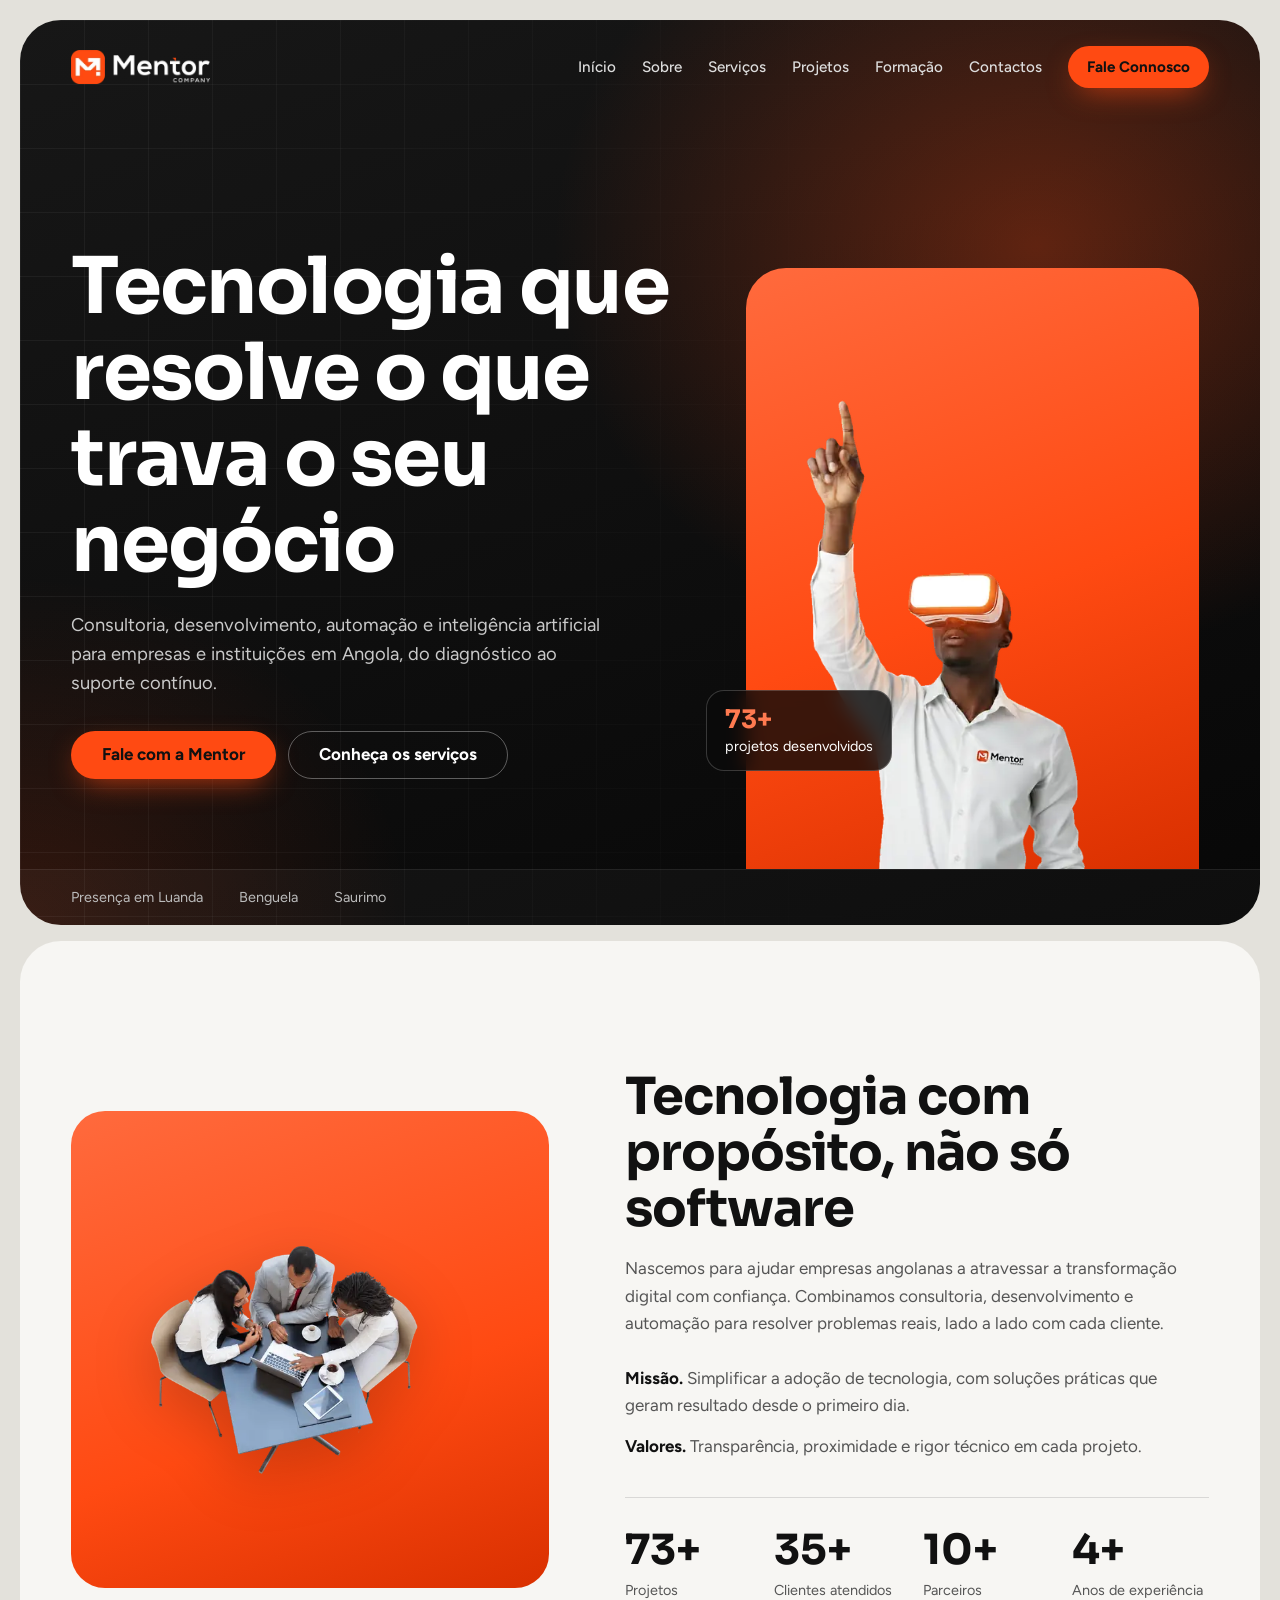
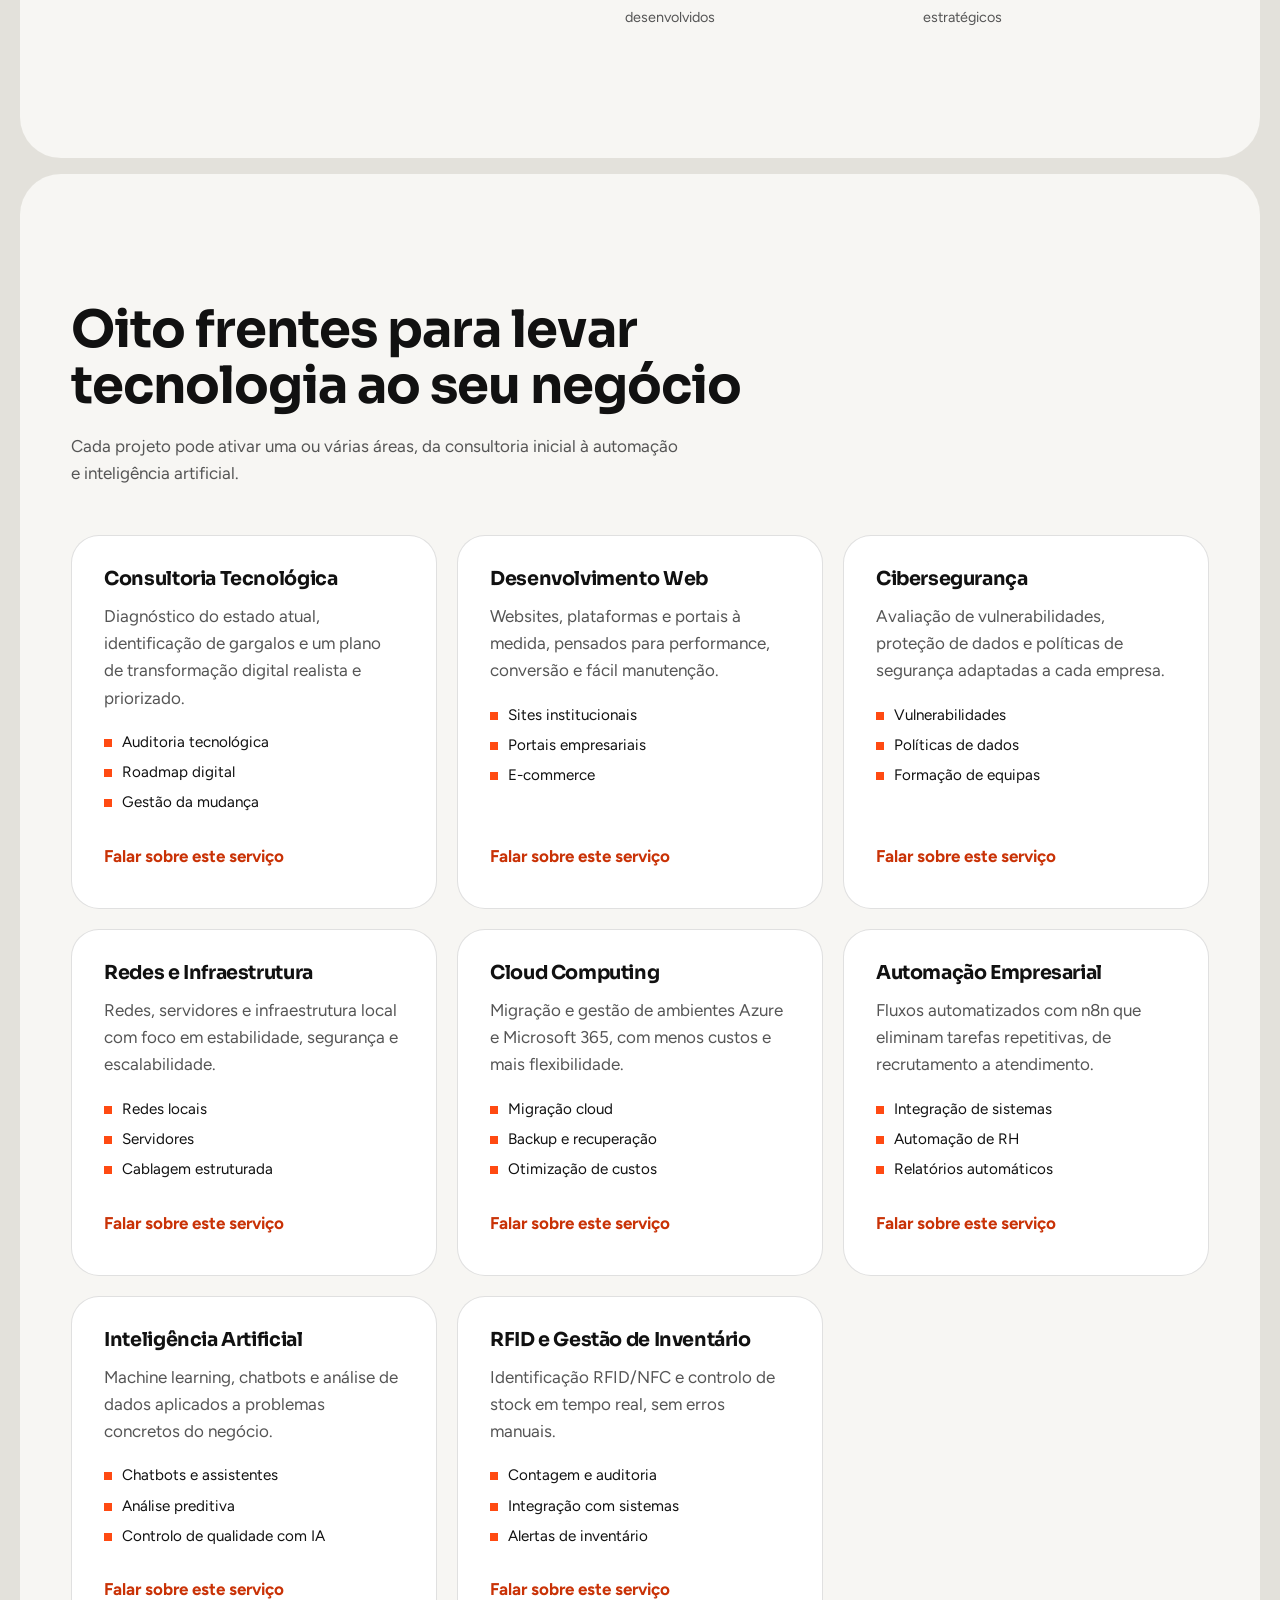
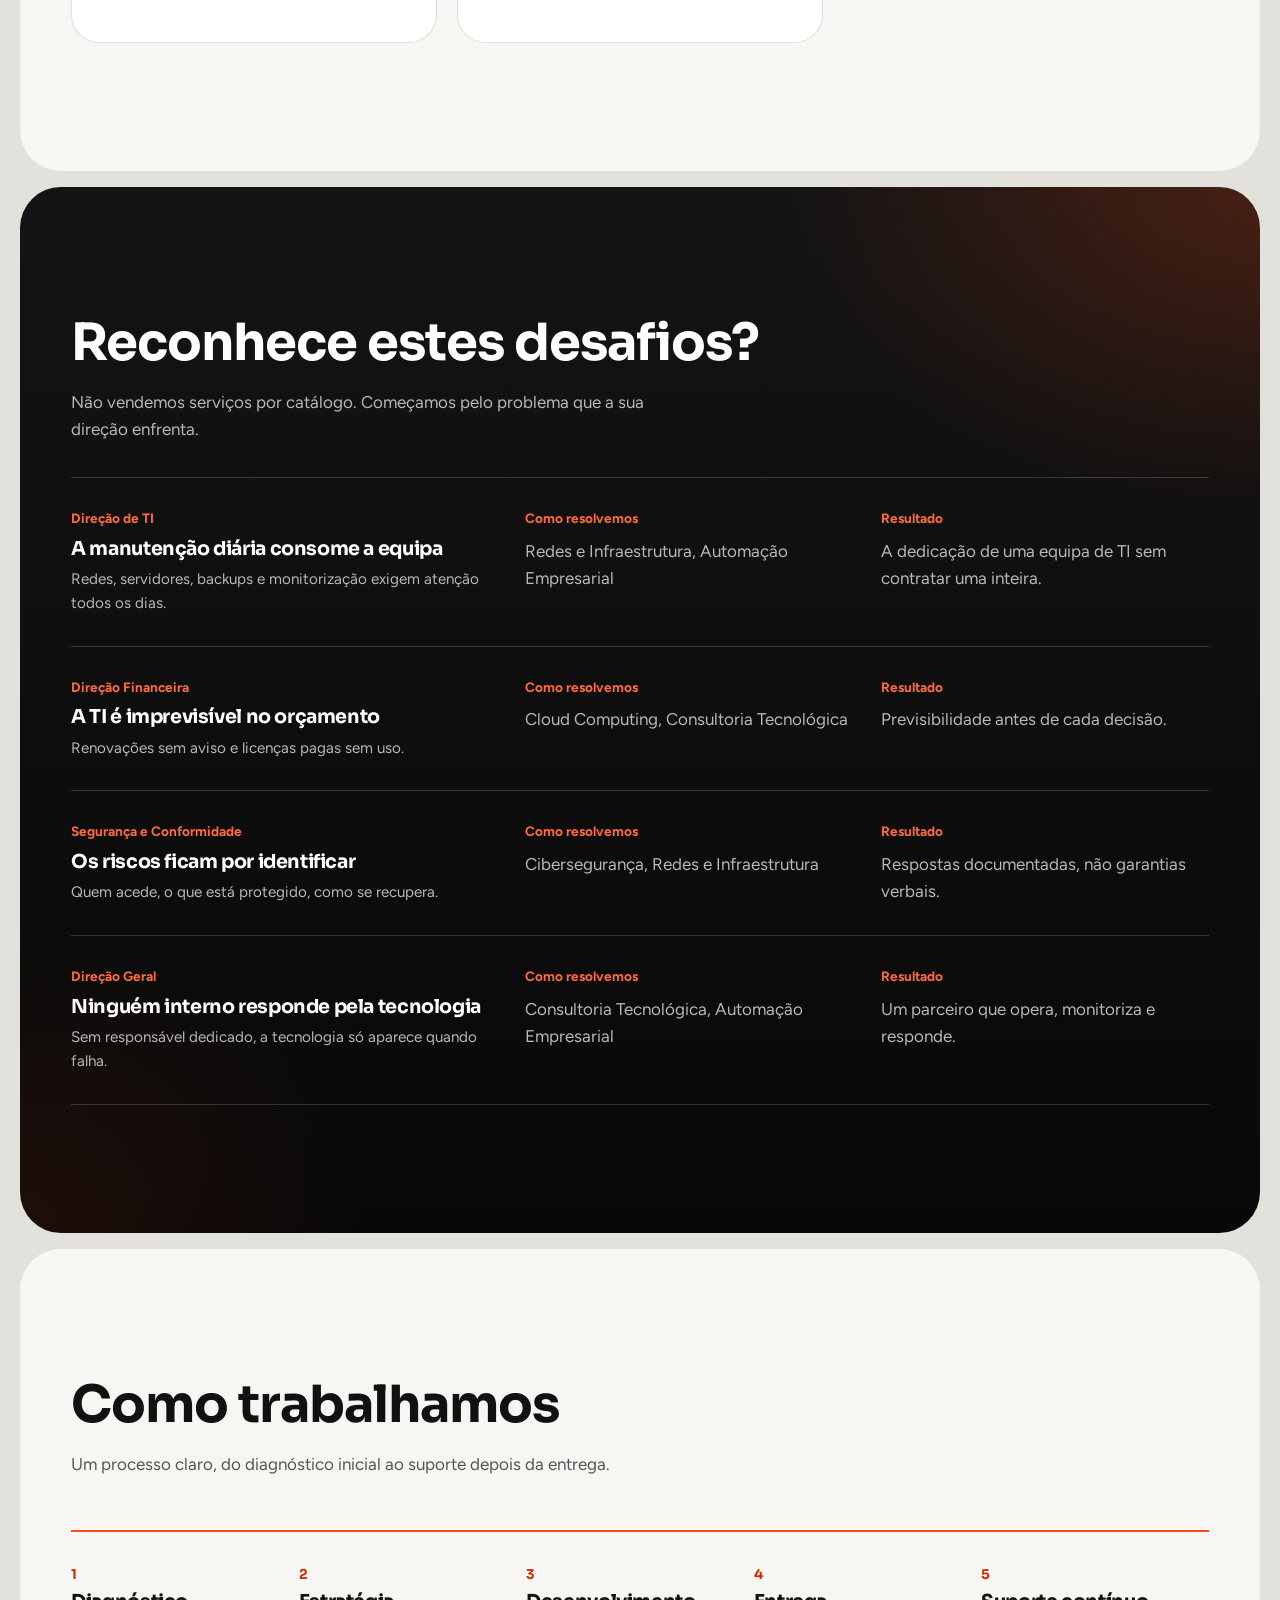
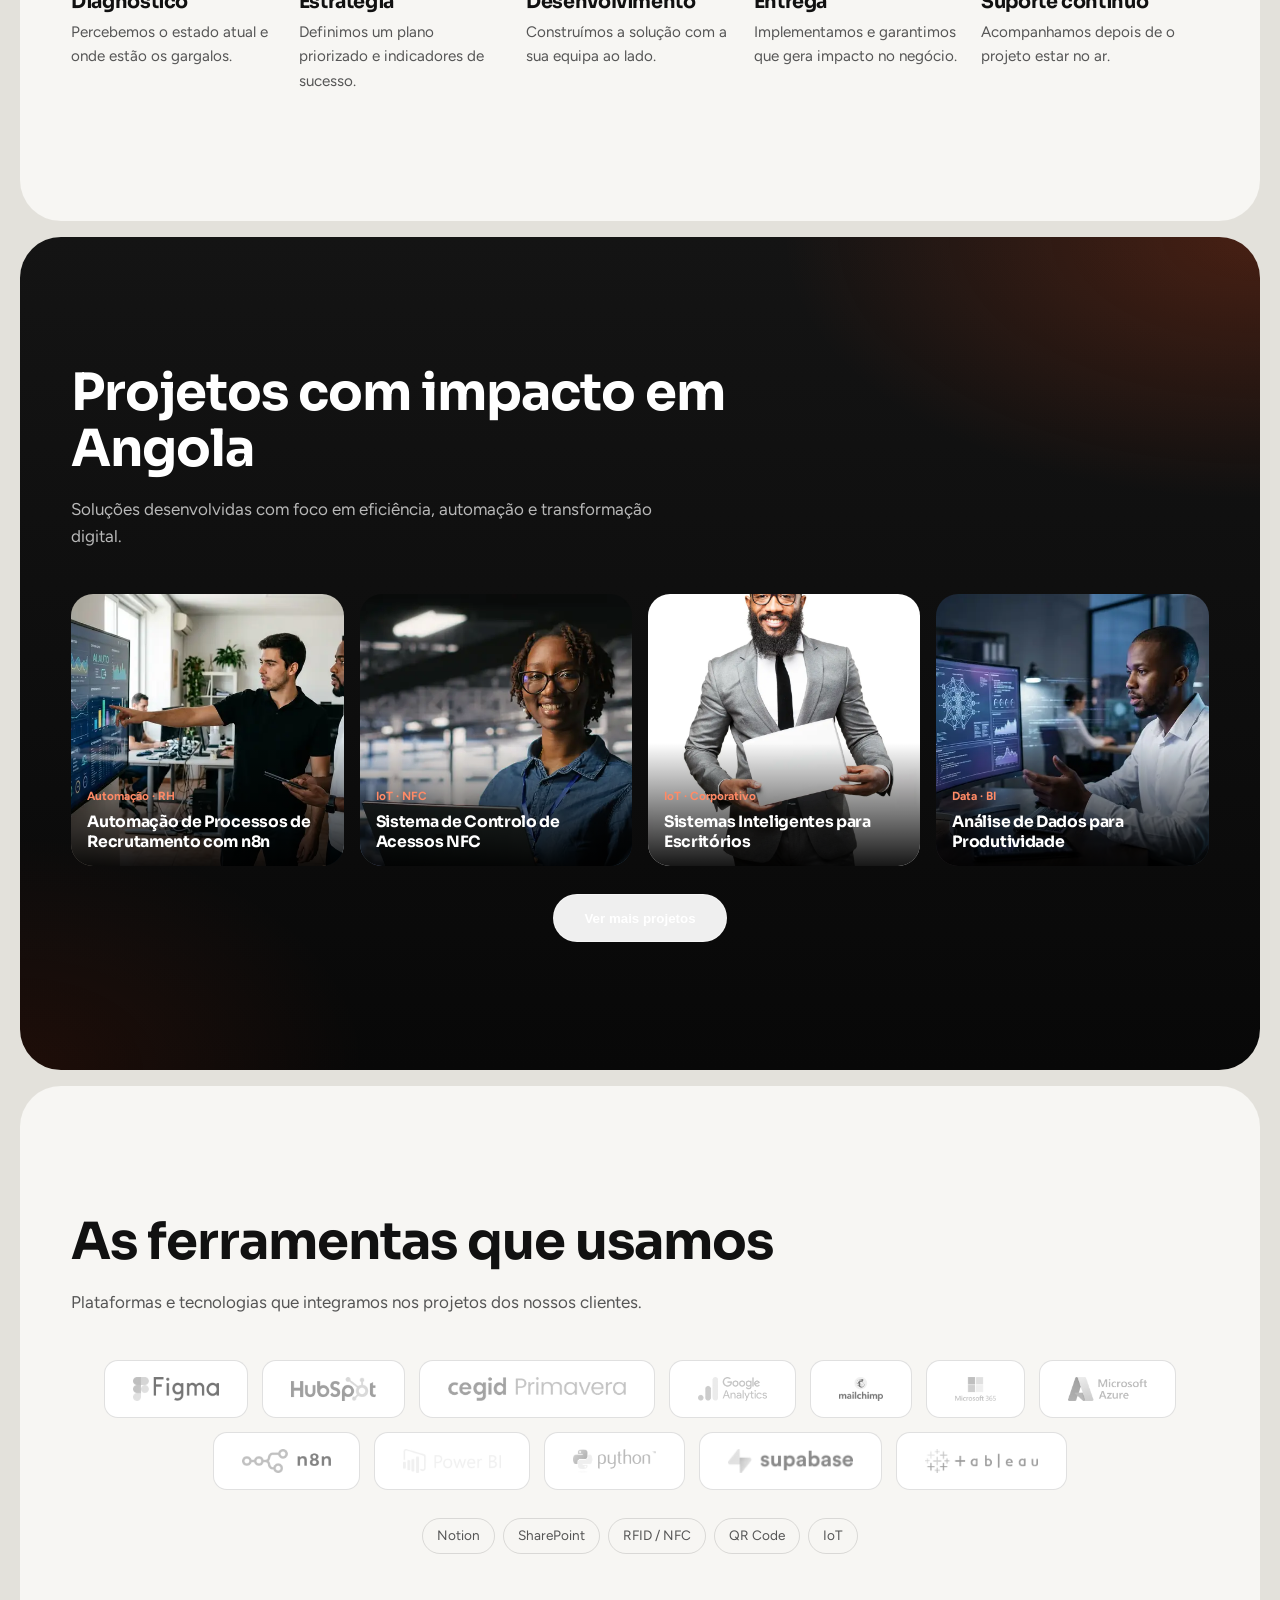
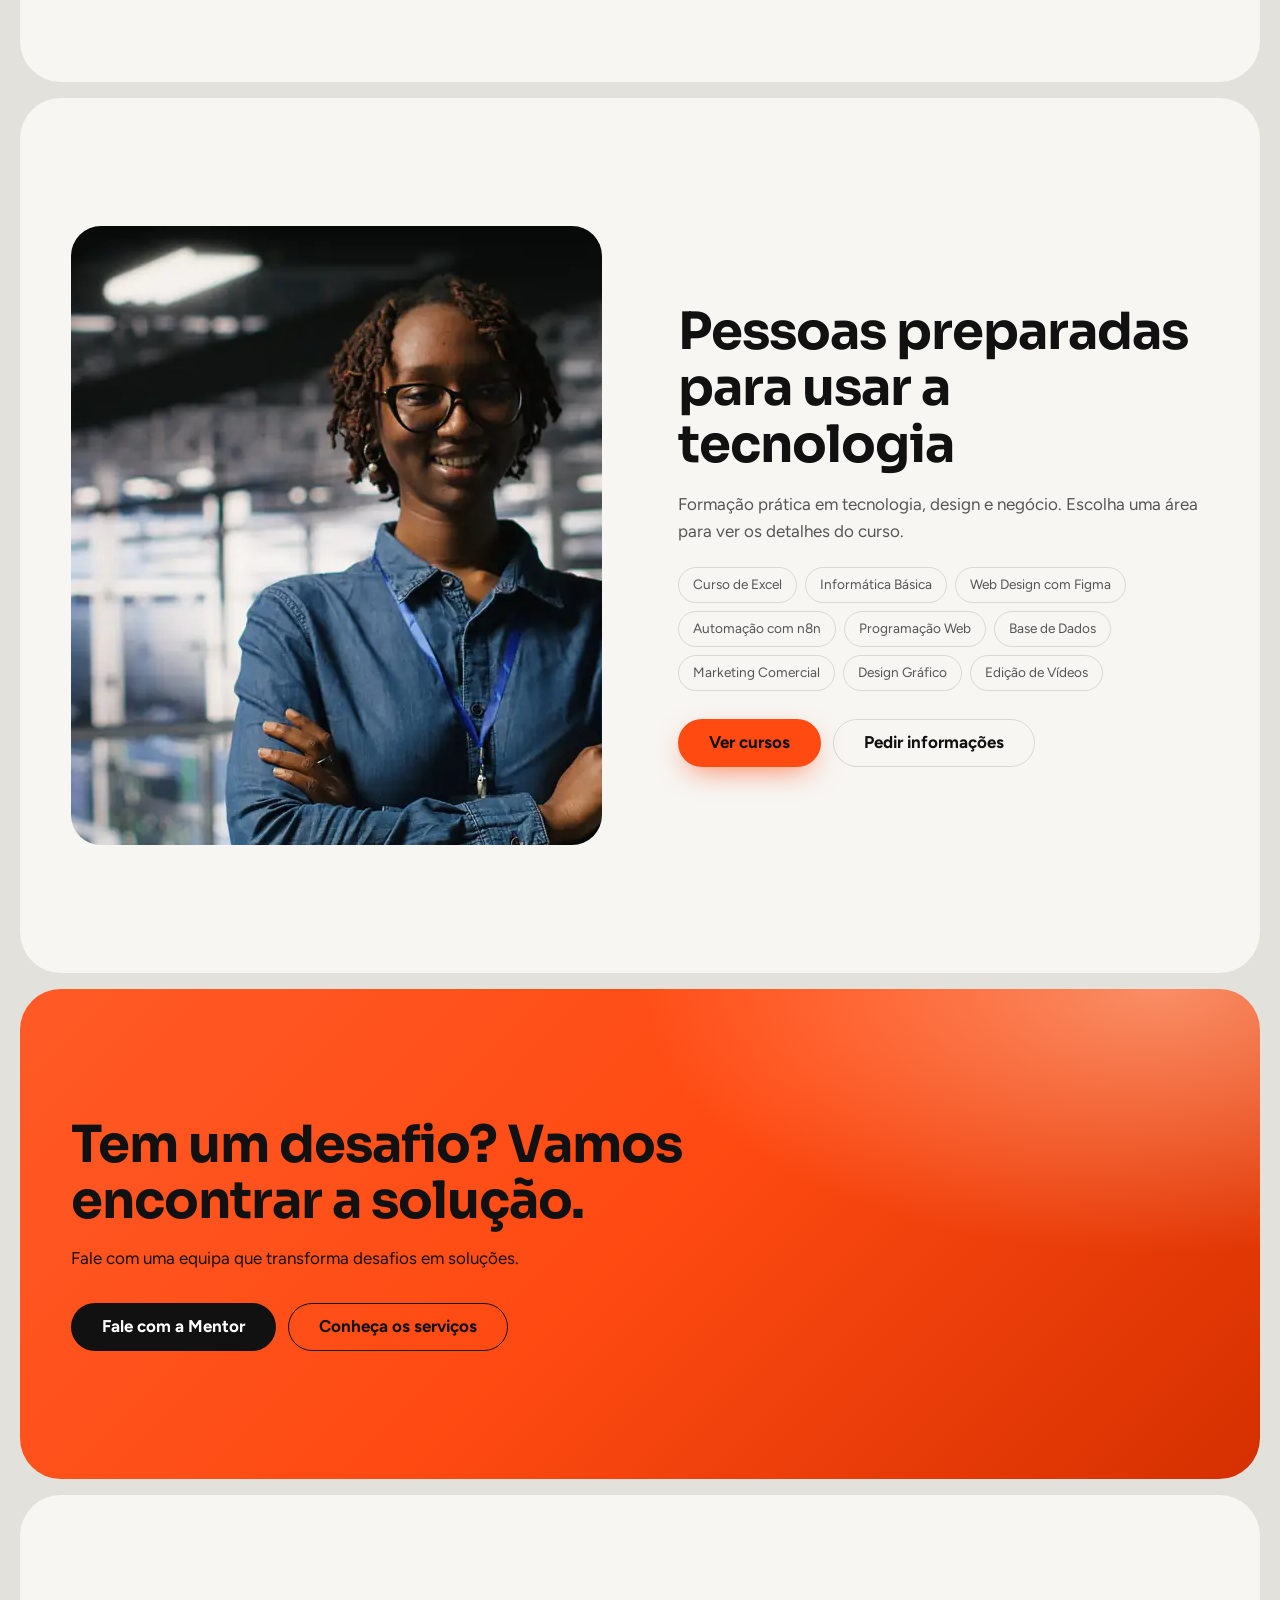
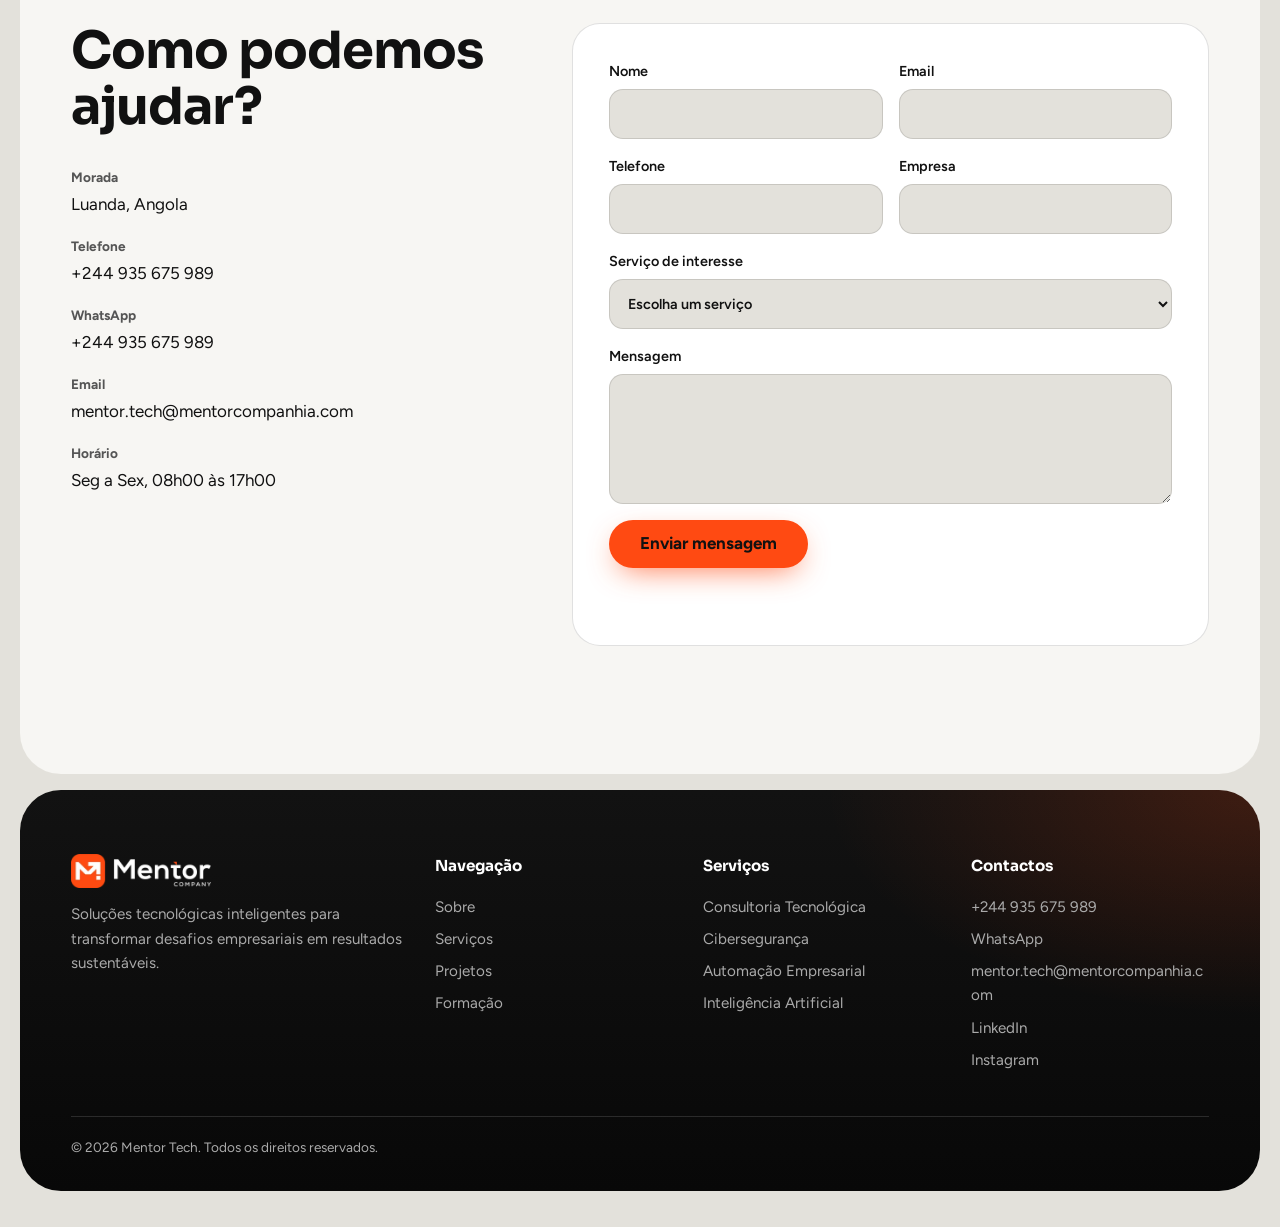
<file: index.html>
<!DOCTYPE html>
<html lang="pt-AO">
<head>
<meta charset="utf-8">
<meta name="viewport" content="width=device-width, initial-scale=1, viewport-fit=cover">
<title>Mentor Company | Consultoria tecnológica, automação e IA em Angola</title>
<meta name="description" content="A Mentor Company ajuda empresas em Angola com consultoria tecnológica, desenvolvimento web, cibersegurança, cloud, automação e inteligência artificial.">
<meta property="og:title" content="Mentor Company | Tecnologia que resolve">
<meta property="og:description" content="Consultoria, automação e IA para empresas angolanas, do diagnóstico ao suporte contínuo.">
<meta property="og:type" content="website">
<meta property="og:locale" content="pt_AO">
<link rel="icon" href="assets/favicon.ico">
<link rel="preconnect" href="https://fonts.googleapis.com">
<link rel="preconnect" href="https://fonts.gstatic.com" crossorigin>
<link rel="stylesheet" href="https://fonts.googleapis.com/css2?family=Sora:wght@600;700&family=Figtree:wght@400;500;600;700&display=swap">
<link rel="stylesheet" href="css/style.css">
<script type="application/ld+json">
{"@context":"https://schema.org","@type":"Organization","name":"Mentor Company","email":"mentor.tech@mentorcompanhia.com","telephone":"+244935675989","address":{"@type":"PostalAddress","addressLocality":"Luanda","addressCountry":"AO"},"sameAs":["https://www.linkedin.com/company/mentor-companhia/","https://www.instagram.com/mentor_companhia/"]}
</script>
</head>
<body>

<header>
  <div class="w">
    <a href="#inicio" aria-label="Mentor Company, início"><img src="assets/img/logo-mentor.webp" alt="Mentor Company" width="140" height="34"></a>
    <button id="mb" aria-label="Abrir menu" aria-expanded="false" aria-controls="nv">☰</button>
    <nav id="nv" aria-label="Principal">
      <a href="#inicio">Início</a>
      <a href="#sobre">Sobre</a>
      <a href="#servicos">Serviços</a>
      <a href="#projetos">Projetos</a>
      <a href="formacao.html">Formação</a>
      <a href="#contacto">Contactos</a>
      <a class="btn p" href="#contacto">Fale Connosco</a>
    </nav>
  </div>
</header>

<main>

  <section class="hero" id="inicio" style="padding-bottom:0">
    <div class="w">
      <div class="txt">
        <h1>Tecnologia que resolve o que trava o seu negócio</h1>
        <p class="s">Consultoria, desenvolvimento, automação e inteligência artificial para empresas e instituições em Angola, do diagnóstico ao suporte contínuo.</p>
        <div class="bt">
          <a class="btn p" href="#contacto">Fale com a Mentor</a>
          <a class="btn g" href="#servicos">Conheça os serviços</a>
        </div>
      </div>
      <div class="fig" id="heroFig">
        <img class="on" src="assets/img/hero-vr.webp" alt="Colaborador da Mentor com óculos de realidade virtual a apontar para cima" width="640" height="640">
        <img src="assets/img/hero-consultora.webp" alt="Consultora da Mentor com portátil" width="640" height="640">
        <div class="chip"><b>73+</b>projetos desenvolvidos</div>
      </div>
    </div>
    <div class="loc"><div class="w"><span>Presença em Luanda</span><span>Benguela</span><span>Saurimo</span></div></div>
  </section>

  <section class="about" id="sobre">
    <div class="w">
      <div class="pic"><img src="assets/img/sobre-equipa.webp" alt="Equipa da Mentor em reunião de trabalho" loading="lazy" width="640" height="427"></div>
      <div>
        <h2>Tecnologia com propósito, não só software</h2>
        <p class="lead">Nascemos para ajudar empresas angolanas a atravessar a transformação digital com confiança. Combinamos consultoria, desenvolvimento e automação para resolver problemas reais, lado a lado com cada cliente.</p>
        <div class="mv">
          <p><strong>Missão.</strong> Simplificar a adoção de tecnologia, com soluções práticas que geram resultado desde o primeiro dia.</p>
          <p><strong>Valores.</strong> Transparência, proximidade e rigor técnico em cada projeto.</p>
        </div>
        <div class="st">
          <div><b>73+</b><span>Projetos desenvolvidos</span></div>
          <div><b>35+</b><span>Clientes atendidos</span></div>
          <div><b>10+</b><span>Parceiros estratégicos</span></div>
          <div><b>4+</b><span>Anos de experiência</span></div>
        </div>
      </div>
    </div>
  </section>

  <section id="servicos">
    <div class="w">
      <h2>Oito frentes para levar tecnologia ao seu negócio</h2>
      <p class="lead">Cada projeto pode ativar uma ou várias áreas, da consultoria inicial à automação e inteligência artificial.</p>
      <div class="sg"><article class="sc"><h3>Consultoria Tecnológica</h3><p>Diagnóstico do estado atual, identificação de gargalos e um plano de transformação digital realista e priorizado.</p><ul><li>Auditoria tecnológica</li><li>Roadmap digital</li><li>Gestão da mudança</li></ul><a href="#contacto" data-s="Consultoria Tecnológica">Falar sobre este serviço</a></article><article class="sc"><h3>Desenvolvimento Web</h3><p>Websites, plataformas e portais à medida, pensados para performance, conversão e fácil manutenção.</p><ul><li>Sites institucionais</li><li>Portais empresariais</li><li>E-commerce</li></ul><a href="#contacto" data-s="Desenvolvimento Web">Falar sobre este serviço</a></article><article class="sc"><h3>Cibersegurança</h3><p>Avaliação de vulnerabilidades, proteção de dados e políticas de segurança adaptadas a cada empresa.</p><ul><li>Vulnerabilidades</li><li>Políticas de dados</li><li>Formação de equipas</li></ul><a href="#contacto" data-s="Cibersegurança">Falar sobre este serviço</a></article><article class="sc"><h3>Redes e Infraestrutura</h3><p>Redes, servidores e infraestrutura local com foco em estabilidade, segurança e escalabilidade.</p><ul><li>Redes locais</li><li>Servidores</li><li>Cablagem estruturada</li></ul><a href="#contacto" data-s="Redes e Infraestrutura">Falar sobre este serviço</a></article><article class="sc"><h3>Cloud Computing</h3><p>Migração e gestão de ambientes Azure e Microsoft 365, com menos custos e mais flexibilidade.</p><ul><li>Migração cloud</li><li>Backup e recuperação</li><li>Otimização de custos</li></ul><a href="#contacto" data-s="Cloud Computing">Falar sobre este serviço</a></article><article class="sc"><h3>Automação Empresarial</h3><p>Fluxos automatizados com n8n que eliminam tarefas repetitivas, de recrutamento a atendimento.</p><ul><li>Integração de sistemas</li><li>Automação de RH</li><li>Relatórios automáticos</li></ul><a href="#contacto" data-s="Automação Empresarial">Falar sobre este serviço</a></article><article class="sc"><h3>Inteligência Artificial</h3><p>Machine learning, chatbots e análise de dados aplicados a problemas concretos do negócio.</p><ul><li>Chatbots e assistentes</li><li>Análise preditiva</li><li>Controlo de qualidade com IA</li></ul><a href="#contacto" data-s="Inteligência Artificial">Falar sobre este serviço</a></article><article class="sc"><h3>RFID e Gestão de Inventário</h3><p>Identificação RFID/NFC e controlo de stock em tempo real, sem erros manuais.</p><ul><li>Contagem e auditoria</li><li>Integração com sistemas</li><li>Alertas de inventário</li></ul><a href="#contacto" data-s="RFID e Gestão de Inventário">Falar sobre este serviço</a></article></div>
    </div>
  </section>

  <section class="dk" id="problemas">
    <div class="w">
      <div class="hd">
        <h2>Reconhece estes desafios?</h2>
        <p class="lead">Não vendemos serviços por catálogo. Começamos pelo problema que a sua direção enfrenta.</p>
      </div>
      <div class="pr"><div><small>Direção de TI</small><h3>A manutenção diária consome a equipa</h3><p>Redes, servidores, backups e monitorização exigem atenção todos os dias.</p></div><div><small>Como resolvemos</small><p>Redes e Infraestrutura, Automação Empresarial</p></div><div><small>Resultado</small><p>A dedicação de uma equipa de TI sem contratar uma inteira.</p></div></div><div class="pr"><div><small>Direção Financeira</small><h3>A TI é imprevisível no orçamento</h3><p>Renovações sem aviso e licenças pagas sem uso.</p></div><div><small>Como resolvemos</small><p>Cloud Computing, Consultoria Tecnológica</p></div><div><small>Resultado</small><p>Previsibilidade antes de cada decisão.</p></div></div><div class="pr"><div><small>Segurança e Conformidade</small><h3>Os riscos ficam por identificar</h3><p>Quem acede, o que está protegido, como se recupera.</p></div><div><small>Como resolvemos</small><p>Cibersegurança, Redes e Infraestrutura</p></div><div><small>Resultado</small><p>Respostas documentadas, não garantias verbais.</p></div></div><div class="pr"><div><small>Direção Geral</small><h3>Ninguém interno responde pela tecnologia</h3><p>Sem responsável dedicado, a tecnologia só aparece quando falha.</p></div><div><small>Como resolvemos</small><p>Consultoria Tecnológica, Automação Empresarial</p></div><div><small>Resultado</small><p>Um parceiro que opera, monitoriza e responde.</p></div></div>
    </div>
  </section>

  <section id="processo">
    <div class="w">
      <h2>Como trabalhamos</h2>
      <p class="lead">Um processo claro, do diagnóstico inicial ao suporte depois da entrega.</p>
      <ol class="tl" id="tl"><li><span>1</span><h3>Diagnóstico</h3><p>Percebemos o estado atual e onde estão os gargalos.</p></li><li><span>2</span><h3>Estratégia</h3><p>Definimos um plano priorizado e indicadores de sucesso.</p></li><li><span>3</span><h3>Desenvolvimento</h3><p>Construímos a solução com a sua equipa ao lado.</p></li><li><span>4</span><h3>Entrega</h3><p>Implementamos e garantimos que gera impacto no negócio.</p></li><li><span>5</span><h3>Suporte contínuo</h3><p>Acompanhamos depois de o projeto estar no ar.</p></li></ol>
    </div>
  </section>

  <section class="dk" id="projetos">
    <div class="w">
      <h2>Projetos com impacto em Angola</h2>
      <p class="lead">Soluções desenvolvidas com foco em eficiência, automação e transformação digital.</p>
      <div class="fx"><figure><img src="assets/img/projeto-equipa.webp" alt="Automação de Processos de Recrutamento com n8n" loading="lazy" width="900" height="502"><figcaption><small>Automação · RH</small><h3>Automação de Processos de Recrutamento com n8n</h3></figcaption></figure><figure><img src="assets/img/projeto-nfc.webp" alt="Sistema de Controlo de Acessos NFC" loading="lazy" width="900" height="506"><figcaption><small>IoT · NFC</small><h3>Sistema de Controlo de Acessos NFC</h3></figcaption></figure><figure><img src="assets/img/projeto-escritorio.webp" alt="Sistemas Inteligentes para Escritórios" loading="lazy" width="900" height="1242"><figcaption><small>IoT · Corporativo</small><h3>Sistemas Inteligentes para Escritórios</h3></figcaption></figure><figure><img src="assets/img/projeto-dashboard.webp" alt="Análise de Dados para Produtividade" loading="lazy" width="900" height="502"><figcaption><small>Data · BI</small><h3>Análise de Dados para Produtividade</h3></figcaption></figure></div>
      <div class="more-wrap">
        <button class="btn g" id="moreBtn" type="button" aria-expanded="false" aria-controls="moreProjects">Ver mais projetos</button>
      </div>
      <div class="more" id="moreProjects">
        <ul class="cl" style="color:#fff"><li><h3>Projeto Técnico de CCTV</h3><span>3D · Engenharia</span><p>Videovigilância de estaleiro com planeamento de cobertura e infraestrutura.</p></li><li><h3>Equipamento Tecnológico Industrial</h3><span>3D · Engenharia</span><p>Da modelação 3D à especificação funcional para produção.</p></li><li><h3>Website para Pizzaria</h3><span>Web · Restauração</span><p>Menu, pedidos online e presença de marca.</p></li></ul>
      </div>
    </div>
  </section>

  <section id="stack">
    <div class="w">
      <h2>As ferramentas que usamos</h2>
      <p class="lead">Plataformas e tecnologias que integramos nos projetos dos nossos clientes.</p>
      <ul class="lg" aria-label="Ferramentas e tecnologias que utilizamos">
        <li><img src="assets/img/tech-figma.webp" alt="Figma" loading="lazy" width="260" height="72"></li><li><img src="assets/img/tech-hubspot.webp" alt="HubSpot" loading="lazy" width="260" height="74"></li><li><img src="assets/img/tech-cegid-primavera.webp" alt="Cegid Primavera" loading="lazy" width="260" height="35"></li><li><img src="assets/img/tech-google-analytics.webp" alt="Google Analytics" loading="lazy" width="260" height="90"></li><li><img src="assets/img/tech-mailchimp.webp" alt="Mailchimp" loading="lazy" width="260" height="143"></li><li><img src="assets/img/tech-microsoft-365.webp" alt="Microsoft 365" loading="lazy" width="260" height="150"></li><li><img src="assets/img/tech-microsoft-azure.webp" alt="Microsoft Azure" loading="lazy" width="260" height="79"></li><li><img src="assets/img/tech-n8n.webp" alt="n8n" loading="lazy" width="260" height="70"></li><li><img src="assets/img/tech-power-bi.webp" alt="Power BI" loading="lazy" width="260" height="64"></li><li><img src="assets/img/tech-python.webp" alt="Python" loading="lazy" width="260" height="75"></li><li><img src="assets/img/tech-supabase.webp" alt="Supabase" loading="lazy" width="260" height="50"></li><li><img src="assets/img/tech-tableau.webp" alt="Tableau" loading="lazy" width="260" height="55"></li>
      </ul>
      <div class="tc" aria-label="Outras tecnologias"><span>Notion</span><span>SharePoint</span><span>RFID / NFC</span><span>QR Code</span><span>IoT</span></div>
    </div>
  </section>

  <section class="ac" id="formacao">
    <div class="w">
      <img src="assets/img/formacao-equipa.webp" alt="Profissional da equipa Mentor a sorrir com os braços cruzados" loading="lazy" width="1100" height="619">
      <div>
        <h2>Pessoas preparadas para usar a tecnologia</h2>
        <p class="lead">Formação prática em tecnologia, design e negócio. Escolha uma área para ver os detalhes do curso.</p>
        <div class="tc" style="margin-top:22px;justify-content:flex-start" aria-label="Cursos disponíveis">
          <span><a href="formacao.html#excel" style="color:inherit;text-decoration:none">Curso de Excel</a></span><span><a href="formacao.html#informatica-basica" style="color:inherit;text-decoration:none">Informática Básica</a></span><span><a href="formacao.html#web-design-figma" style="color:inherit;text-decoration:none">Web Design com Figma</a></span><span><a href="formacao.html#automacao-n8n" style="color:inherit;text-decoration:none">Automação com n8n</a></span><span><a href="formacao.html#programacao-web" style="color:inherit;text-decoration:none">Programação Web</a></span><span><a href="formacao.html#base-de-dados" style="color:inherit;text-decoration:none">Base de Dados</a></span><span><a href="formacao.html#marketing-comercial" style="color:inherit;text-decoration:none">Marketing Comercial</a></span><span><a href="formacao.html#design-grafico" style="color:inherit;text-decoration:none">Design Gráfico</a></span><span><a href="formacao.html#edicao-videos" style="color:inherit;text-decoration:none">Edição de Vídeos</a></span>
        </div>
        <p style="margin-top:28px;display:flex;gap:12px;flex-wrap:wrap">
          <a class="btn p" href="formacao.html">Ver cursos</a>
          <a class="btn g" href="#contacto" style="color:var(--fg);border-color:var(--line)">Pedir informações</a>
        </p>
      </div>
    </div>
  </section>

  <section class="fin" id="desafio">
    <div class="w">
      <h2>Tem um desafio? Vamos encontrar a solução.</h2>
      <p>Fale com uma equipa que transforma desafios em soluções.</p>
      <div class="bt">
        <a class="btn" href="#contacto">Fale com a Mentor</a>
        <a class="btn" href="#servicos">Conheça os serviços</a>
      </div>
    </div>
  </section>

  <section class="ct" id="contacto">
    <div class="w">
      <div>
        <h2>Como podemos ajudar?</h2>
        <dl>
          <div><dt>Morada</dt><dd>Luanda, Angola</dd></div>
          <div><dt>Telefone</dt><dd><a href="tel:+244935675989">+244 935 675 989</a></dd></div>
          <div><dt>WhatsApp</dt><dd><a href="https://wa.me/244935675989" target="_blank" rel="noopener noreferrer">+244 935 675 989</a></dd></div>
          <div><dt>Email</dt><dd><a href="mailto:mentor.tech@mentorcompanhia.com">mentor.tech@mentorcompanhia.com</a></dd></div>
          <div><dt>Horário</dt><dd>Seg a Sex, 08h00 às 17h00</dd></div>
        </dl>
      </div>
      <form id="fm">
        <label class="hp" aria-hidden="true">Não preencher<input name="website" tabindex="-1" autocomplete="off"></label>
        <label>Nome<input name="n" required autocomplete="name"></label>
        <label>Email<input name="e" type="email" required autocomplete="email"></label>
        <label>Telefone<input name="t" type="tel" autocomplete="tel"></label>
        <label>Empresa<input name="c" autocomplete="organization"></label>
        <label class="f">Serviço de interesse
          <select name="s" id="sv">
            <option value="">Escolha um serviço</option>
            <option>Consultoria Tecnológica</option><option>Desenvolvimento Web</option><option>Cibersegurança</option><option>Redes e Infraestrutura</option><option>Cloud Computing</option><option>Automação Empresarial</option><option>Inteligência Artificial</option><option>RFID e Gestão de Inventário</option>
          </select>
        </label>
        <label class="f">Mensagem<textarea name="m" required></textarea></label>
        <button class="btn p" type="submit">Enviar mensagem</button>
        <p id="ok" role="status"></p>
      </form>
    </div>
  </section>

</main>

<footer>
  <div class="w">
    <div>
      <div>
        <img src="assets/img/logo-mentor.webp" alt="Mentor Company" width="140" height="34">
        <p>Soluções tecnológicas inteligentes para transformar desafios empresariais em resultados sustentáveis.</p>
      </div>
      <div>
        <h4>Navegação</h4>
        <a href="#sobre">Sobre</a><a href="#servicos">Serviços</a><a href="#projetos">Projetos</a><a href="formacao.html">Formação</a>
      </div>
      <div>
        <h4>Serviços</h4>
        <a href="#servicos">Consultoria Tecnológica</a><a href="#servicos">Cibersegurança</a><a href="#servicos">Automação Empresarial</a><a href="#servicos">Inteligência Artificial</a>
      </div>
      <div>
        <h4>Contactos</h4>
        <a href="tel:+244935675989">+244 935 675 989</a>
        <a href="https://wa.me/244935675989" target="_blank" rel="noopener noreferrer">WhatsApp</a>
        <a href="mailto:mentor.tech@mentorcompanhia.com">mentor.tech@mentorcompanhia.com</a>
        <a href="https://www.linkedin.com/company/mentor-companhia/" target="_blank" rel="noopener noreferrer">LinkedIn</a>
        <a href="https://www.instagram.com/mentor_companhia/" target="_blank" rel="noopener noreferrer">Instagram</a>
      </div>
    </div>
  </div>
  <p class="w cp">© 2026 Mentor Tech. Todos os direitos reservados.</p>
</footer>

<script src="js/main.js" defer></script>
<script src="js/home.js" defer></script>
</body>
</html>
</file>
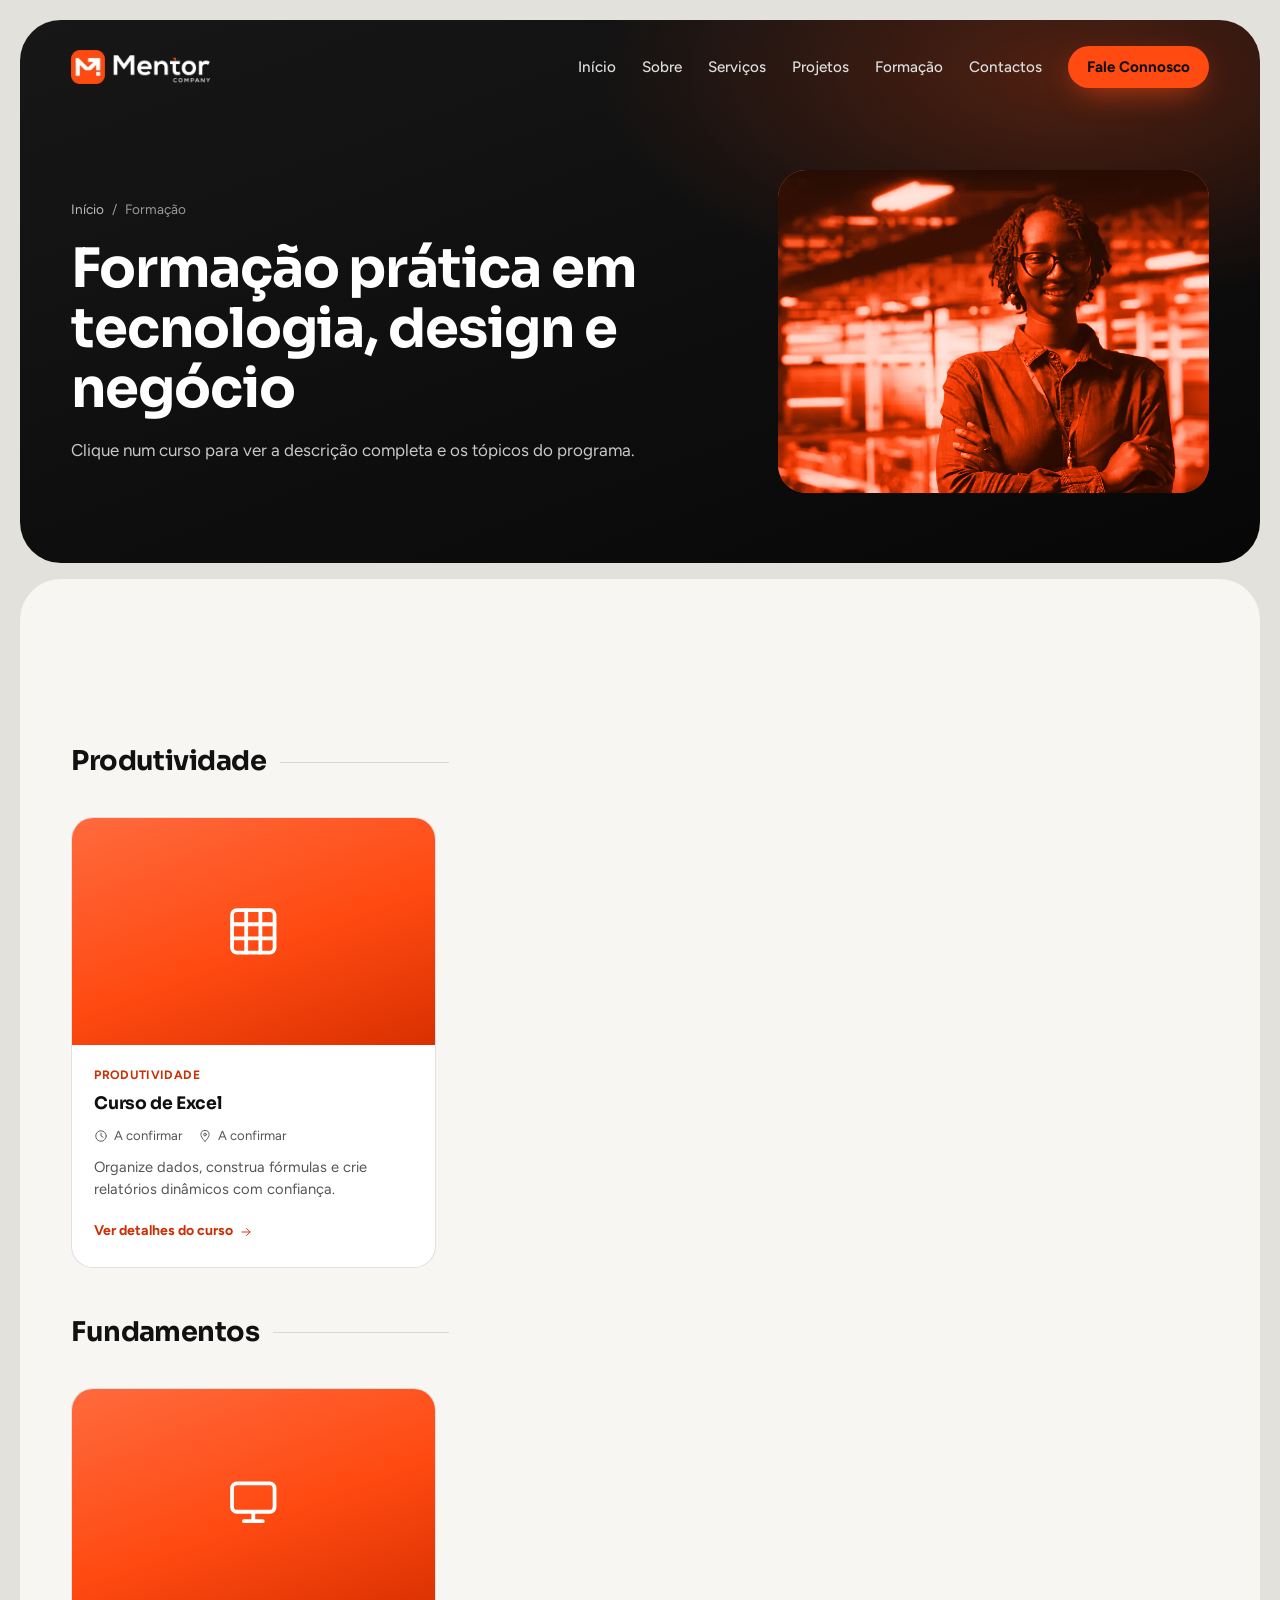
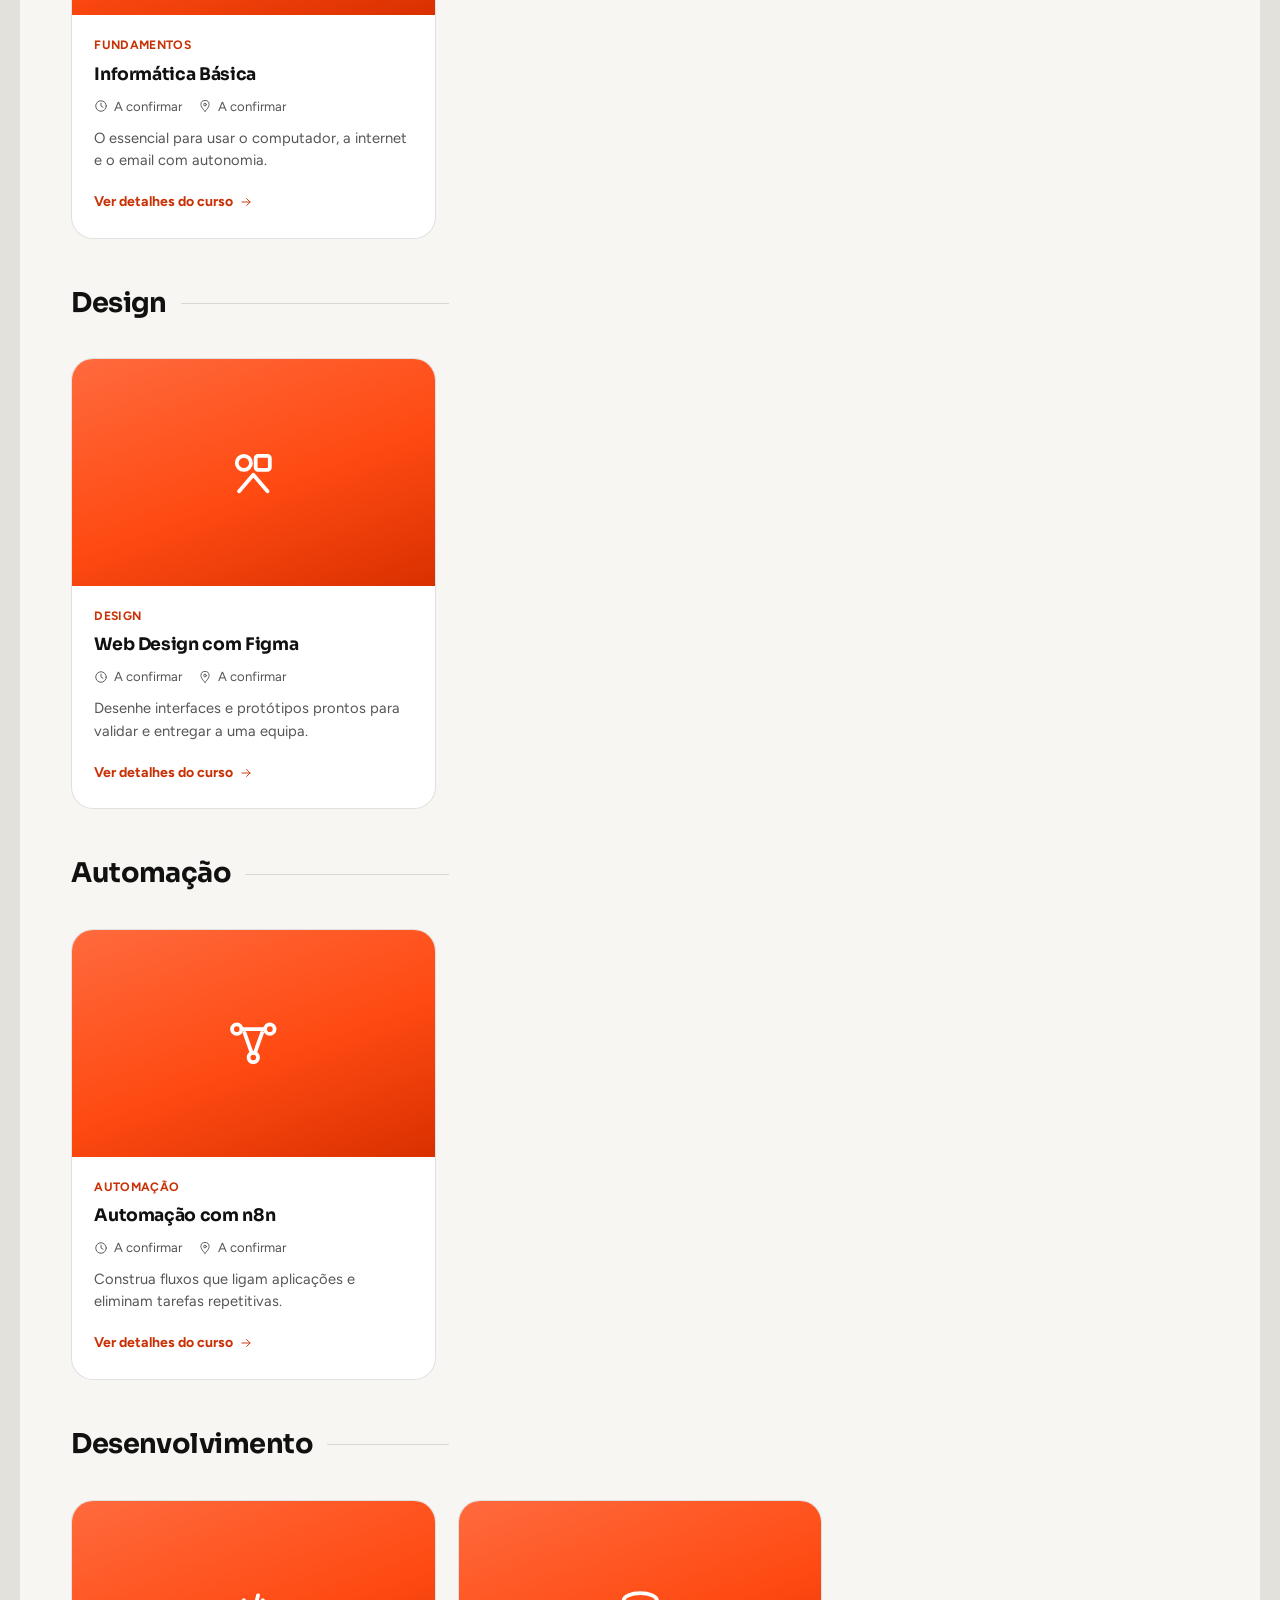
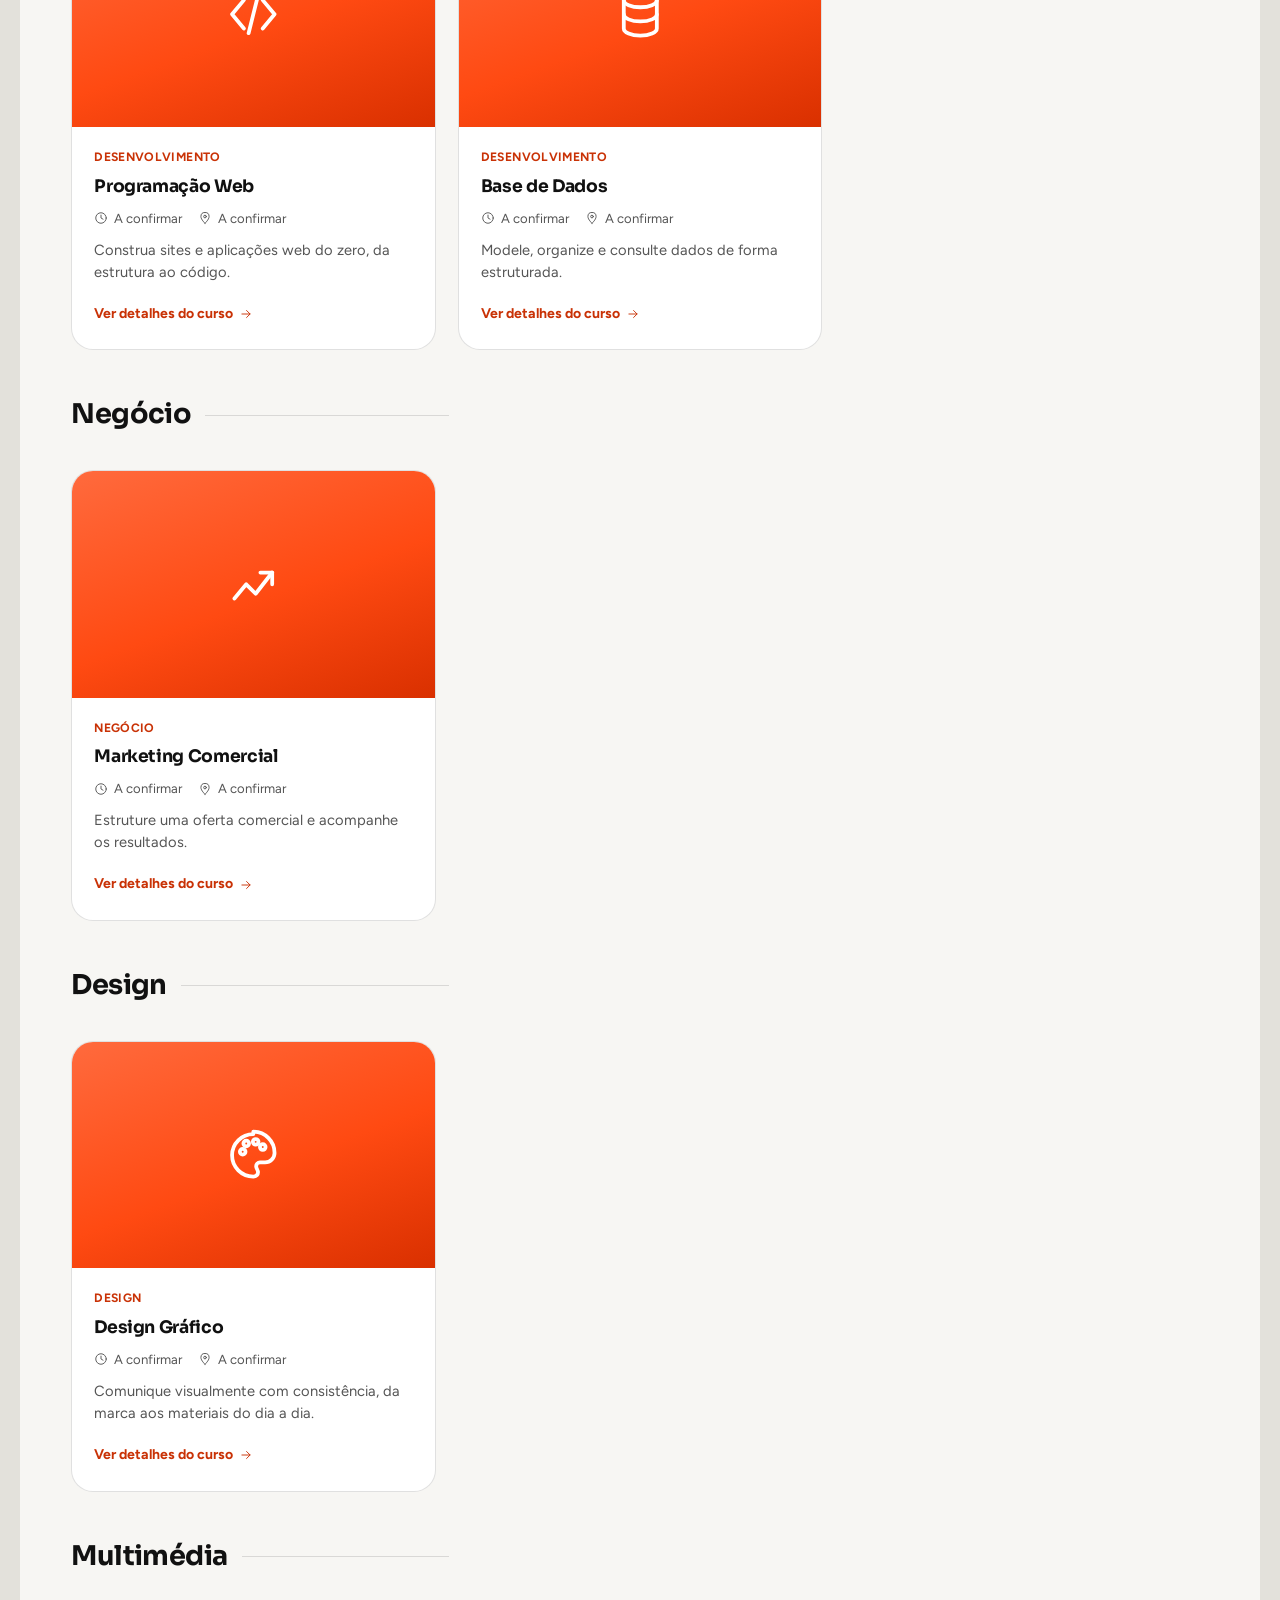
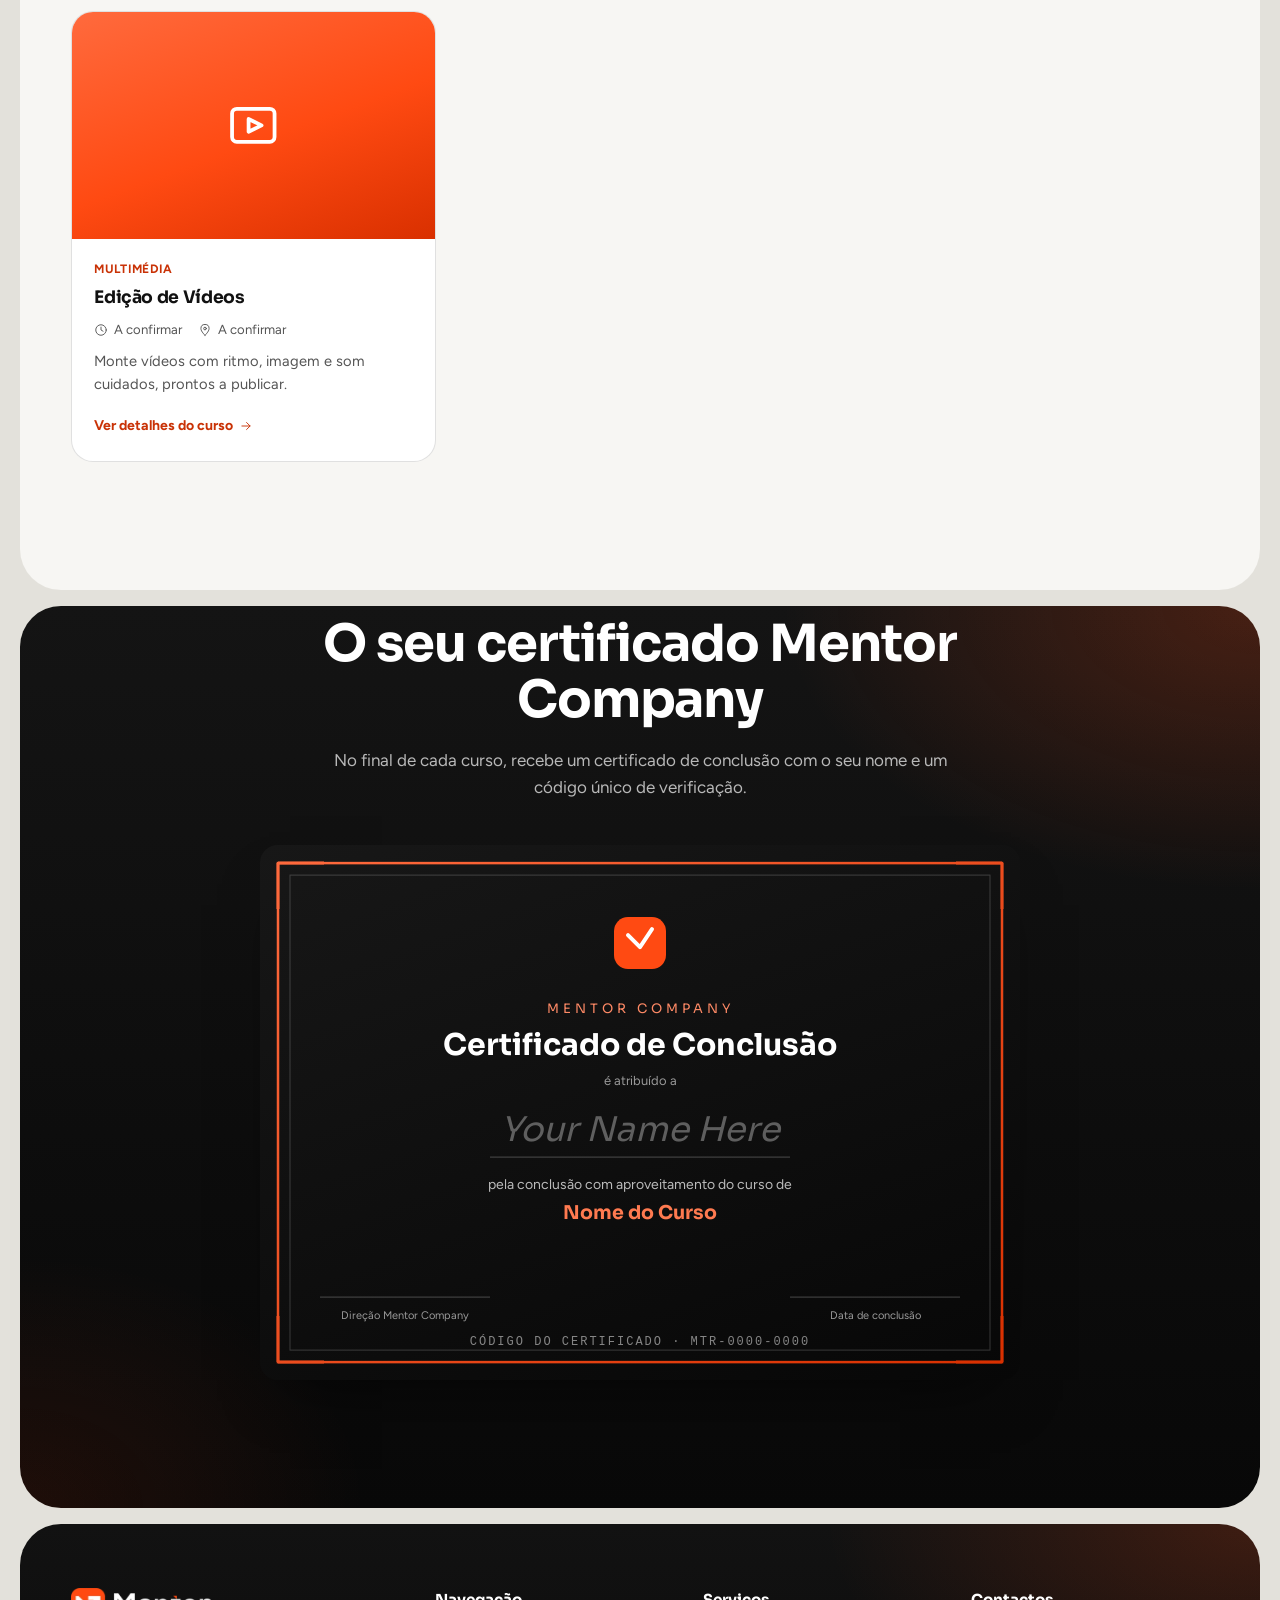
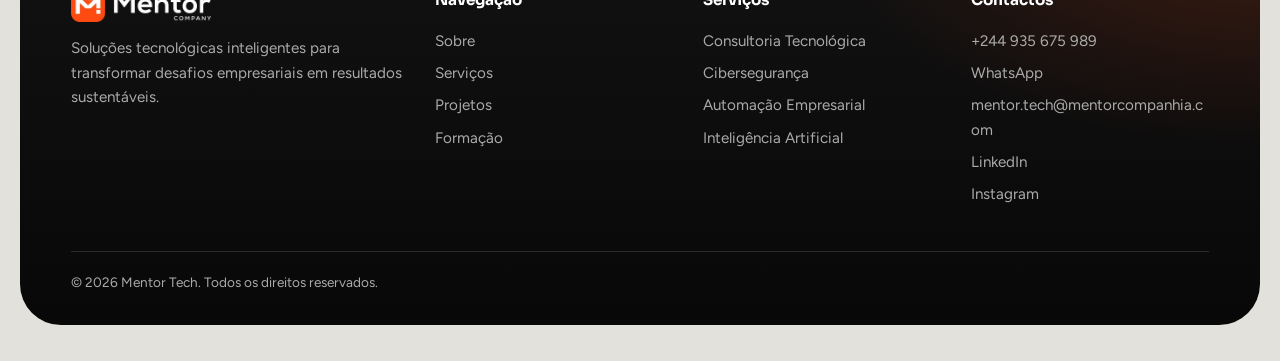
<file: formacao.html>
<!DOCTYPE html>
<html lang="pt-AO">
<head>
<meta charset="utf-8">
<meta name="viewport" content="width=device-width, initial-scale=1, viewport-fit=cover">
<title>Formação | Mentor Company</title>
<meta name="description" content="Cursos de tecnologia, design e negócio da Mentor Company: Excel, informática básica, web design, automação com n8n, programação web, base de dados, marketing, design gráfico e edição de vídeo.">
<meta property="og:title" content="Formação | Mentor Company">
<meta property="og:description" content="Cursos práticos em tecnologia, design e negócio.">
<meta property="og:type" content="website">
<meta property="og:locale" content="pt_AO">
<link rel="icon" href="assets/favicon.ico">
<link rel="preconnect" href="https://fonts.googleapis.com">
<link rel="preconnect" href="https://fonts.gstatic.com" crossorigin>
<link rel="stylesheet" href="https://fonts.googleapis.com/css2?family=Sora:wght@600;700&family=Figtree:wght@400;500;600;700&display=swap">
<link rel="stylesheet" href="css/style.css">
</head>
<body>

<header>
  <div class="w">
    <a href="index.html" aria-label="Mentor Company, início"><img src="assets/img/logo-mentor.webp" alt="Mentor Company" width="140" height="34"></a>
    <button id="mb" aria-label="Abrir menu" aria-expanded="false" aria-controls="nv">☰</button>
    <nav id="nv" aria-label="Principal">
      <a href="index.html#inicio">Início</a>
      <a href="index.html#sobre">Sobre</a>
      <a href="index.html#servicos">Serviços</a>
      <a href="index.html#projetos">Projetos</a>
      <a href="formacao.html" aria-current="page" class="cur">Formação</a>
      <a href="index.html#contacto">Contactos</a>
      <a class="btn p" href="index.html#contacto">Fale Connosco</a>
    </nav>
  </div>
</header>

<main>

  <section class="ph">
    <div class="w">
      <div>
        <div class="crumb"><a href="index.html">Início</a><span>/</span><span>Formação</span></div>
        <h1>Formação prática em tecnologia, design e negócio</h1>
        <p class="lead">Clique num curso para ver a descrição completa e os tópicos do programa.</p>
      </div>
      <div class="ph-fig"><img src="assets/img/formacao-equipa.webp" alt="Formadora da Mentor Company" width="1100" height="619"></div>
    </div>
  </section>

  <section>
    <div class="w"><div class="crs-cat">
        <h2>Produtividade</h2>
        <div class="crs-grid"><button class="crs-card" type="button" data-slug="excel" aria-haspopup="dialog">
        <span class="crs-visual"><svg viewBox="0 0 24 24" fill="none" stroke="currentColor" stroke-width="1.6" stroke-linecap="round" stroke-linejoin="round" ><rect x="3" y="3" width="18" height="18" rx="2"/><path d="M3 9h18M3 15h18M9 3v18M15 3v18"/></svg></span>
        <span class="crs-body">
          <span class="crs-tag">Produtividade</span>
          <h3>Curso de Excel</h3>
          <span class="crs-meta">
            <span><svg viewBox="0 0 24 24" fill="none" stroke="currentColor" stroke-width="1.6" stroke-linecap="round" stroke-linejoin="round"><circle cx="12" cy="12" r="9"/><path d="M12 7v5l3.5 2"/></svg>A confirmar</span>
            <span><svg viewBox="0 0 24 24" fill="none" stroke="currentColor" stroke-width="1.6" stroke-linecap="round" stroke-linejoin="round"><path d="M12 21s7-6.2 7-11.5A7 7 0 0 0 5 9.5C5 14.8 12 21 12 21z"/><circle cx="12" cy="9.5" r="2.3"/></svg>A confirmar</span>
          </span>
          <span class="crs-teaser">Organize dados, construa fórmulas e crie relatórios dinâmicos com confiança.</span>
          <span class="crs-more">Ver detalhes do curso <svg viewBox="0 0 24 24" fill="none" stroke="currentColor" stroke-width="1.6" stroke-linecap="round" stroke-linejoin="round"><path d="M5 12h14M13 6l6 6-6 6"/></svg></span>
        </span>
      </button></div>
      </div><div class="crs-cat">
        <h2>Fundamentos</h2>
        <div class="crs-grid"><button class="crs-card" type="button" data-slug="informatica-basica" aria-haspopup="dialog">
        <span class="crs-visual"><svg viewBox="0 0 24 24" fill="none" stroke="currentColor" stroke-width="1.6" stroke-linecap="round" stroke-linejoin="round" ><rect x="3" y="4" width="18" height="12" rx="2"/><path d="M8 20h8M12 16v4"/></svg></span>
        <span class="crs-body">
          <span class="crs-tag">Fundamentos</span>
          <h3>Informática Básica</h3>
          <span class="crs-meta">
            <span><svg viewBox="0 0 24 24" fill="none" stroke="currentColor" stroke-width="1.6" stroke-linecap="round" stroke-linejoin="round"><circle cx="12" cy="12" r="9"/><path d="M12 7v5l3.5 2"/></svg>A confirmar</span>
            <span><svg viewBox="0 0 24 24" fill="none" stroke="currentColor" stroke-width="1.6" stroke-linecap="round" stroke-linejoin="round"><path d="M12 21s7-6.2 7-11.5A7 7 0 0 0 5 9.5C5 14.8 12 21 12 21z"/><circle cx="12" cy="9.5" r="2.3"/></svg>A confirmar</span>
          </span>
          <span class="crs-teaser">O essencial para usar o computador, a internet e o email com autonomia.</span>
          <span class="crs-more">Ver detalhes do curso <svg viewBox="0 0 24 24" fill="none" stroke="currentColor" stroke-width="1.6" stroke-linecap="round" stroke-linejoin="round"><path d="M5 12h14M13 6l6 6-6 6"/></svg></span>
        </span>
      </button></div>
      </div><div class="crs-cat">
        <h2>Design</h2>
        <div class="crs-grid"><button class="crs-card" type="button" data-slug="web-design-figma" aria-haspopup="dialog">
        <span class="crs-visual"><svg viewBox="0 0 24 24" fill="none" stroke="currentColor" stroke-width="1.6" stroke-linecap="round" stroke-linejoin="round" ><circle cx="8" cy="8" r="3"/><rect x="13" y="5" width="6" height="6" rx="1"/><path d="M6 20l6-7 6 7"/></svg></span>
        <span class="crs-body">
          <span class="crs-tag">Design</span>
          <h3>Web Design com Figma</h3>
          <span class="crs-meta">
            <span><svg viewBox="0 0 24 24" fill="none" stroke="currentColor" stroke-width="1.6" stroke-linecap="round" stroke-linejoin="round"><circle cx="12" cy="12" r="9"/><path d="M12 7v5l3.5 2"/></svg>A confirmar</span>
            <span><svg viewBox="0 0 24 24" fill="none" stroke="currentColor" stroke-width="1.6" stroke-linecap="round" stroke-linejoin="round"><path d="M12 21s7-6.2 7-11.5A7 7 0 0 0 5 9.5C5 14.8 12 21 12 21z"/><circle cx="12" cy="9.5" r="2.3"/></svg>A confirmar</span>
          </span>
          <span class="crs-teaser">Desenhe interfaces e protótipos prontos para validar e entregar a uma equipa.</span>
          <span class="crs-more">Ver detalhes do curso <svg viewBox="0 0 24 24" fill="none" stroke="currentColor" stroke-width="1.6" stroke-linecap="round" stroke-linejoin="round"><path d="M5 12h14M13 6l6 6-6 6"/></svg></span>
        </span>
      </button></div>
      </div><div class="crs-cat">
        <h2>Automação</h2>
        <div class="crs-grid"><button class="crs-card" type="button" data-slug="automacao-n8n" aria-haspopup="dialog">
        <span class="crs-visual"><svg viewBox="0 0 24 24" fill="none" stroke="currentColor" stroke-width="1.6" stroke-linecap="round" stroke-linejoin="round" ><circle cx="5" cy="6" r="2"/><circle cx="19" cy="6" r="2"/><circle cx="12" cy="18" r="2"/><path d="M7 6h10M8.3 7.6L11.3 16M15.7 7.6L12.7 16"/></svg></span>
        <span class="crs-body">
          <span class="crs-tag">Automação</span>
          <h3>Automação com n8n</h3>
          <span class="crs-meta">
            <span><svg viewBox="0 0 24 24" fill="none" stroke="currentColor" stroke-width="1.6" stroke-linecap="round" stroke-linejoin="round"><circle cx="12" cy="12" r="9"/><path d="M12 7v5l3.5 2"/></svg>A confirmar</span>
            <span><svg viewBox="0 0 24 24" fill="none" stroke="currentColor" stroke-width="1.6" stroke-linecap="round" stroke-linejoin="round"><path d="M12 21s7-6.2 7-11.5A7 7 0 0 0 5 9.5C5 14.8 12 21 12 21z"/><circle cx="12" cy="9.5" r="2.3"/></svg>A confirmar</span>
          </span>
          <span class="crs-teaser">Construa fluxos que ligam aplicações e eliminam tarefas repetitivas.</span>
          <span class="crs-more">Ver detalhes do curso <svg viewBox="0 0 24 24" fill="none" stroke="currentColor" stroke-width="1.6" stroke-linecap="round" stroke-linejoin="round"><path d="M5 12h14M13 6l6 6-6 6"/></svg></span>
        </span>
      </button></div>
      </div><div class="crs-cat">
        <h2>Desenvolvimento</h2>
        <div class="crs-grid"><button class="crs-card" type="button" data-slug="programacao-web" aria-haspopup="dialog">
        <span class="crs-visual"><svg viewBox="0 0 24 24" fill="none" stroke="currentColor" stroke-width="1.6" stroke-linecap="round" stroke-linejoin="round" ><path d="M8 6L3 12l5 6M16 6l5 6-5 6M14 4l-4 16"/></svg></span>
        <span class="crs-body">
          <span class="crs-tag">Desenvolvimento</span>
          <h3>Programação Web</h3>
          <span class="crs-meta">
            <span><svg viewBox="0 0 24 24" fill="none" stroke="currentColor" stroke-width="1.6" stroke-linecap="round" stroke-linejoin="round"><circle cx="12" cy="12" r="9"/><path d="M12 7v5l3.5 2"/></svg>A confirmar</span>
            <span><svg viewBox="0 0 24 24" fill="none" stroke="currentColor" stroke-width="1.6" stroke-linecap="round" stroke-linejoin="round"><path d="M12 21s7-6.2 7-11.5A7 7 0 0 0 5 9.5C5 14.8 12 21 12 21z"/><circle cx="12" cy="9.5" r="2.3"/></svg>A confirmar</span>
          </span>
          <span class="crs-teaser">Construa sites e aplicações web do zero, da estrutura ao código.</span>
          <span class="crs-more">Ver detalhes do curso <svg viewBox="0 0 24 24" fill="none" stroke="currentColor" stroke-width="1.6" stroke-linecap="round" stroke-linejoin="round"><path d="M5 12h14M13 6l6 6-6 6"/></svg></span>
        </span>
      </button><button class="crs-card" type="button" data-slug="base-de-dados" aria-haspopup="dialog">
        <span class="crs-visual"><svg viewBox="0 0 24 24" fill="none" stroke="currentColor" stroke-width="1.6" stroke-linecap="round" stroke-linejoin="round" ><ellipse cx="12" cy="6" rx="7" ry="3"/><path d="M5 6v12c0 1.7 3.1 3 7 3s7-1.3 7-3V6"/><path d="M5 12c0 1.7 3.1 3 7 3s7-1.3 7-3"/></svg></span>
        <span class="crs-body">
          <span class="crs-tag">Desenvolvimento</span>
          <h3>Base de Dados</h3>
          <span class="crs-meta">
            <span><svg viewBox="0 0 24 24" fill="none" stroke="currentColor" stroke-width="1.6" stroke-linecap="round" stroke-linejoin="round"><circle cx="12" cy="12" r="9"/><path d="M12 7v5l3.5 2"/></svg>A confirmar</span>
            <span><svg viewBox="0 0 24 24" fill="none" stroke="currentColor" stroke-width="1.6" stroke-linecap="round" stroke-linejoin="round"><path d="M12 21s7-6.2 7-11.5A7 7 0 0 0 5 9.5C5 14.8 12 21 12 21z"/><circle cx="12" cy="9.5" r="2.3"/></svg>A confirmar</span>
          </span>
          <span class="crs-teaser">Modele, organize e consulte dados de forma estruturada.</span>
          <span class="crs-more">Ver detalhes do curso <svg viewBox="0 0 24 24" fill="none" stroke="currentColor" stroke-width="1.6" stroke-linecap="round" stroke-linejoin="round"><path d="M5 12h14M13 6l6 6-6 6"/></svg></span>
        </span>
      </button></div>
      </div><div class="crs-cat">
        <h2>Negócio</h2>
        <div class="crs-grid"><button class="crs-card" type="button" data-slug="marketing-comercial" aria-haspopup="dialog">
        <span class="crs-visual"><svg viewBox="0 0 24 24" fill="none" stroke="currentColor" stroke-width="1.6" stroke-linecap="round" stroke-linejoin="round" ><path d="M4 18l5-6 4 4 7-9"/><path d="M15 7h5v5"/></svg></span>
        <span class="crs-body">
          <span class="crs-tag">Negócio</span>
          <h3>Marketing Comercial</h3>
          <span class="crs-meta">
            <span><svg viewBox="0 0 24 24" fill="none" stroke="currentColor" stroke-width="1.6" stroke-linecap="round" stroke-linejoin="round"><circle cx="12" cy="12" r="9"/><path d="M12 7v5l3.5 2"/></svg>A confirmar</span>
            <span><svg viewBox="0 0 24 24" fill="none" stroke="currentColor" stroke-width="1.6" stroke-linecap="round" stroke-linejoin="round"><path d="M12 21s7-6.2 7-11.5A7 7 0 0 0 5 9.5C5 14.8 12 21 12 21z"/><circle cx="12" cy="9.5" r="2.3"/></svg>A confirmar</span>
          </span>
          <span class="crs-teaser">Estruture uma oferta comercial e acompanhe os resultados.</span>
          <span class="crs-more">Ver detalhes do curso <svg viewBox="0 0 24 24" fill="none" stroke="currentColor" stroke-width="1.6" stroke-linecap="round" stroke-linejoin="round"><path d="M5 12h14M13 6l6 6-6 6"/></svg></span>
        </span>
      </button></div>
      </div><div class="crs-cat">
        <h2>Design</h2>
        <div class="crs-grid"><button class="crs-card" type="button" data-slug="design-grafico" aria-haspopup="dialog">
        <span class="crs-visual"><svg viewBox="0 0 24 24" fill="none" stroke="currentColor" stroke-width="1.6" stroke-linecap="round" stroke-linejoin="round" ><path d="M12 3a9 9 0 1 0 0 18c1.4 0 2-.9 2-1.8 0-.5-.2-.9-.4-1.3-.2-.4-.4-.8-.4-1.3 0-.9.7-1.6 1.6-1.6H17a4 4 0 0 0 4-4 9 9 0 0 0-9-9z"/><circle cx="7.5" cy="10.5" r="1.2"/><circle cx="9" cy="7" r="1.2"/><circle cx="13" cy="6.3" r="1.2"/><circle cx="16" cy="8.5" r="1.2"/></svg></span>
        <span class="crs-body">
          <span class="crs-tag">Design</span>
          <h3>Design Gráfico</h3>
          <span class="crs-meta">
            <span><svg viewBox="0 0 24 24" fill="none" stroke="currentColor" stroke-width="1.6" stroke-linecap="round" stroke-linejoin="round"><circle cx="12" cy="12" r="9"/><path d="M12 7v5l3.5 2"/></svg>A confirmar</span>
            <span><svg viewBox="0 0 24 24" fill="none" stroke="currentColor" stroke-width="1.6" stroke-linecap="round" stroke-linejoin="round"><path d="M12 21s7-6.2 7-11.5A7 7 0 0 0 5 9.5C5 14.8 12 21 12 21z"/><circle cx="12" cy="9.5" r="2.3"/></svg>A confirmar</span>
          </span>
          <span class="crs-teaser">Comunique visualmente com consistência, da marca aos materiais do dia a dia.</span>
          <span class="crs-more">Ver detalhes do curso <svg viewBox="0 0 24 24" fill="none" stroke="currentColor" stroke-width="1.6" stroke-linecap="round" stroke-linejoin="round"><path d="M5 12h14M13 6l6 6-6 6"/></svg></span>
        </span>
      </button></div>
      </div><div class="crs-cat">
        <h2>Multimédia</h2>
        <div class="crs-grid"><button class="crs-card" type="button" data-slug="edicao-videos" aria-haspopup="dialog">
        <span class="crs-visual"><svg viewBox="0 0 24 24" fill="none" stroke="currentColor" stroke-width="1.6" stroke-linecap="round" stroke-linejoin="round" ><rect x="3" y="5" width="18" height="14" rx="2"/><path d="M10 9.3l5.5 2.7-5.5 2.7V9.3z"/></svg></span>
        <span class="crs-body">
          <span class="crs-tag">Multimédia</span>
          <h3>Edição de Vídeos</h3>
          <span class="crs-meta">
            <span><svg viewBox="0 0 24 24" fill="none" stroke="currentColor" stroke-width="1.6" stroke-linecap="round" stroke-linejoin="round"><circle cx="12" cy="12" r="9"/><path d="M12 7v5l3.5 2"/></svg>A confirmar</span>
            <span><svg viewBox="0 0 24 24" fill="none" stroke="currentColor" stroke-width="1.6" stroke-linecap="round" stroke-linejoin="round"><path d="M12 21s7-6.2 7-11.5A7 7 0 0 0 5 9.5C5 14.8 12 21 12 21z"/><circle cx="12" cy="9.5" r="2.3"/></svg>A confirmar</span>
          </span>
          <span class="crs-teaser">Monte vídeos com ritmo, imagem e som cuidados, prontos a publicar.</span>
          <span class="crs-more">Ver detalhes do curso <svg viewBox="0 0 24 24" fill="none" stroke="currentColor" stroke-width="1.6" stroke-linecap="round" stroke-linejoin="round"><path d="M5 12h14M13 6l6 6-6 6"/></svg></span>
        </span>
      </button></div>
      </div></div>
  </section>

  <section class="dk cert-wrap">
    <div class="w">
      <div class="hd2">
        <h2>O seu certificado Mentor Company</h2>
        <p class="lead">No final de cada curso, recebe um certificado de conclusão com o seu nome e um código único de verificação.</p>
      </div>
      <div class="cert"><svg viewBox="0 0 760 535" xmlns="http://www.w3.org/2000/svg">
  <defs>
    <linearGradient id="certBorder" x1="0" y1="0" x2="1" y2="1">
      <stop offset="0" stop-color="#ff6a3d"/><stop offset="1" stop-color="#d93000"/>
    </linearGradient>
  </defs>
  <rect x="18" y="18" width="724" height="499" fill="none" stroke="url(#certBorder)" stroke-width="2.5"/>
  <rect x="30" y="30" width="700" height="475" fill="none" stroke="#ffffff30" stroke-width="1"/>
  <path d="M18 18h46M18 18v46M742 18h-46M742 18v46M18 517h46M18 517v-46M742 517h-46M742 517v-46" stroke="url(#certBorder)" stroke-width="3" fill="none"/>
  <g transform="translate(380,92)" text-anchor="middle">
    <rect x="-26" y="-20" width="52" height="52" rx="14" fill="#FF4A12"/>
    <path d="M-12 -4l12 12 12 -18" stroke="#fff" stroke-width="4" fill="none" stroke-linecap="round" stroke-linejoin="round" transform="translate(0,2)"/>
  </g>
  <text x="380" y="168" text-anchor="middle" font-family="Sora,sans-serif" font-size="13" letter-spacing="4" fill="#FF8A66">MENTOR COMPANY</text>
  <text x="380" y="210" text-anchor="middle" font-family="Sora,sans-serif" font-weight="700" font-size="30" fill="#fff">Certificado de Conclusão</text>
  <text x="380" y="240" text-anchor="middle" font-family="Figtree,sans-serif" font-size="13" fill="#999">é atribuído a</text>
  <text x="380" y="296" text-anchor="middle" font-family="Sora,sans-serif" font-size="34" fill="#ffffff55" font-style="italic">Your Name Here</text>
  <line x1="230" y1="312" x2="530" y2="312" stroke="#ffffff40" stroke-width="1"/>
  <text x="380" y="344" text-anchor="middle" font-family="Figtree,sans-serif" font-size="14" fill="#bbb">pela conclusão com aproveitamento do curso de</text>
  <text x="380" y="374" text-anchor="middle" font-family="Sora,sans-serif" font-weight="700" font-size="19" fill="#FF7A50">Nome do Curso</text>
  <line x1="60" y1="452" x2="230" y2="452" stroke="#ffffff40" stroke-width="1"/>
  <text x="145" y="474" text-anchor="middle" font-family="Figtree,sans-serif" font-size="11" fill="#999">Direção Mentor Company</text>
  <line x1="530" y1="452" x2="700" y2="452" stroke="#ffffff40" stroke-width="1"/>
  <text x="615" y="474" text-anchor="middle" font-family="Figtree,sans-serif" font-size="11" fill="#999">Data de conclusão</text>
  <text x="380" y="500" text-anchor="middle" font-family="monospace" font-size="12" letter-spacing="2" fill="#ffffff80">CÓDIGO DO CERTIFICADO · MTR-0000-0000</text>
</svg></div>
    </div>
  </section>

  <template id="tpl-excel">
        <div class="modal-text">
          <span class="tag">Produtividade</span>
          <h2>Curso de Excel</h2>
          <div class="meta">
            <span><svg viewBox="0 0 24 24" fill="none" stroke="currentColor" stroke-width="1.6" stroke-linecap="round" stroke-linejoin="round"><circle cx="12" cy="12" r="9"/><path d="M12 7v5l3.5 2"/></svg>A confirmar</span>
            <span><svg viewBox="0 0 24 24" fill="none" stroke="currentColor" stroke-width="1.6" stroke-linecap="round" stroke-linejoin="round"><path d="M12 21s7-6.2 7-11.5A7 7 0 0 0 5 9.5C5 14.8 12 21 12 21z"/><circle cx="12" cy="9.5" r="2.3"/></svg>A confirmar</span>
          </div>
          <p class="d">Da folha de cálculo às análises que apoiam decisões: construa ficheiros organizados, fiáveis e fáceis de manter.</p>
          <h3>O que vai aprender</h3>
          <ul><li>Fórmulas e funções essenciais</li><li>Organização e formatação de dados</li><li>Tabelas e gráficos dinâmicos</li><li>Automação de tarefas repetitivas com macros</li></ul>
          <p class="aud">Para quem usa folhas de cálculo no dia a dia e quer ganhar velocidade e confiança nos números.</p>
          <a class="btn p" href="index.html?curso=Curso%20de%20Excel#contacto">Pedir mais informações</a>
        </div>
        <div class="modal-gallery"><svg class="mg-frame on" viewBox="0 0 400 500" preserveAspectRatio="xMidYMid slice" xmlns="http://www.w3.org/2000/svg">
      <defs><linearGradient id="gexcel0" x1="0" y1="0" x2="1" y2="1">
        <stop offset="0" stop-color="#ff6a3d"/><stop offset=".55" stop-color="#ff4a12"/><stop offset="1" stop-color="#d93000"/>
      </linearGradient></defs>
      <rect width="400" height="500" fill="url(#gexcel0)"/>
      <g fill="#ffffff20"><circle cx="24" cy="24" r="2.1"/><circle cx="94" cy="24" r="2.1"/><circle cx="164" cy="24" r="2.1"/><circle cx="234" cy="24" r="2.1"/><circle cx="304" cy="24" r="2.1"/><circle cx="374" cy="24" r="2.1"/><circle cx="24" cy="96" r="2.1"/><circle cx="94" cy="96" r="2.1"/><circle cx="164" cy="96" r="2.1"/><circle cx="234" cy="96" r="2.1"/><circle cx="304" cy="96" r="2.1"/><circle cx="374" cy="96" r="2.1"/><circle cx="24" cy="168" r="2.1"/><circle cx="94" cy="168" r="2.1"/><circle cx="164" cy="168" r="2.1"/><circle cx="234" cy="168" r="2.1"/><circle cx="304" cy="168" r="2.1"/><circle cx="374" cy="168" r="2.1"/><circle cx="24" cy="240" r="2.1"/><circle cx="94" cy="240" r="2.1"/><circle cx="164" cy="240" r="2.1"/><circle cx="234" cy="240" r="2.1"/><circle cx="304" cy="240" r="2.1"/><circle cx="374" cy="240" r="2.1"/></g><circle cx="36" cy="40" r="76" fill="#ffffff14"/>
      <g transform="translate(200,250) rotate(0) scale(5.4)" stroke="#fff" fill="none" stroke-width="1.1" stroke-linecap="round" stroke-linejoin="round" opacity=".95">
        <g transform="translate(-12,-12)"><rect x="3" y="3" width="18" height="18" rx="2"/><path d="M3 9h18M3 15h18M9 3v18M15 3v18"/></g>
      </g>
    </svg><svg class="mg-frame" viewBox="0 0 400 500" preserveAspectRatio="xMidYMid slice" xmlns="http://www.w3.org/2000/svg">
      <defs><linearGradient id="gexcel1" x1="0" y1="0" x2="1" y2="1">
        <stop offset="0" stop-color="#ff6a3d"/><stop offset=".55" stop-color="#ff4a12"/><stop offset="1" stop-color="#d93000"/>
      </linearGradient></defs>
      <rect width="400" height="500" fill="url(#gexcel1)"/>
      <g fill="#ffffff20"><circle cx="24" cy="24" r="2.1"/><circle cx="94" cy="24" r="2.1"/><circle cx="164" cy="24" r="2.1"/><circle cx="234" cy="24" r="2.1"/><circle cx="304" cy="24" r="2.1"/><circle cx="374" cy="24" r="2.1"/><circle cx="24" cy="96" r="2.1"/><circle cx="94" cy="96" r="2.1"/><circle cx="164" cy="96" r="2.1"/><circle cx="234" cy="96" r="2.1"/><circle cx="304" cy="96" r="2.1"/><circle cx="374" cy="96" r="2.1"/><circle cx="24" cy="168" r="2.1"/><circle cx="94" cy="168" r="2.1"/><circle cx="164" cy="168" r="2.1"/><circle cx="234" cy="168" r="2.1"/><circle cx="304" cy="168" r="2.1"/><circle cx="374" cy="168" r="2.1"/><circle cx="24" cy="240" r="2.1"/><circle cx="94" cy="240" r="2.1"/><circle cx="164" cy="240" r="2.1"/><circle cx="234" cy="240" r="2.1"/><circle cx="304" cy="240" r="2.1"/><circle cx="374" cy="240" r="2.1"/></g><rect x="-30" y="370" width="220" height="220" fill="#00000022" transform="rotate(18 80 480)"/>
      <g transform="translate(200,250) rotate(7) scale(5.4)" stroke="#fff" fill="none" stroke-width="1.1" stroke-linecap="round" stroke-linejoin="round" opacity=".95">
        <g transform="translate(-12,-12)"><rect x="3" y="3" width="18" height="18" rx="2"/><path d="M3 9h18M3 15h18M9 3v18M15 3v18"/></g>
      </g>
    </svg><svg class="mg-frame" viewBox="0 0 400 500" preserveAspectRatio="xMidYMid slice" xmlns="http://www.w3.org/2000/svg">
      <defs><linearGradient id="gexcel2" x1="0" y1="0" x2="1" y2="1">
        <stop offset="0" stop-color="#ff6a3d"/><stop offset=".55" stop-color="#ff4a12"/><stop offset="1" stop-color="#d93000"/>
      </linearGradient></defs>
      <rect width="400" height="500" fill="url(#gexcel2)"/>
      <g fill="#ffffff20"><circle cx="24" cy="24" r="2.1"/><circle cx="94" cy="24" r="2.1"/><circle cx="164" cy="24" r="2.1"/><circle cx="234" cy="24" r="2.1"/><circle cx="304" cy="24" r="2.1"/><circle cx="374" cy="24" r="2.1"/><circle cx="24" cy="96" r="2.1"/><circle cx="94" cy="96" r="2.1"/><circle cx="164" cy="96" r="2.1"/><circle cx="234" cy="96" r="2.1"/><circle cx="304" cy="96" r="2.1"/><circle cx="374" cy="96" r="2.1"/><circle cx="24" cy="168" r="2.1"/><circle cx="94" cy="168" r="2.1"/><circle cx="164" cy="168" r="2.1"/><circle cx="234" cy="168" r="2.1"/><circle cx="304" cy="168" r="2.1"/><circle cx="374" cy="168" r="2.1"/><circle cx="24" cy="240" r="2.1"/><circle cx="94" cy="240" r="2.1"/><circle cx="164" cy="240" r="2.1"/><circle cx="234" cy="240" r="2.1"/><circle cx="304" cy="240" r="2.1"/><circle cx="374" cy="240" r="2.1"/></g><circle cx="368" cy="454" r="96" fill="#ffffff12"/>
      <g transform="translate(200,250) rotate(-7) scale(5.4)" stroke="#fff" fill="none" stroke-width="1.1" stroke-linecap="round" stroke-linejoin="round" opacity=".95">
        <g transform="translate(-12,-12)"><rect x="3" y="3" width="18" height="18" rx="2"/><path d="M3 9h18M3 15h18M9 3v18M15 3v18"/></g>
      </g>
    </svg></div>
      </template><template id="tpl-informatica-basica">
        <div class="modal-text">
          <span class="tag">Fundamentos</span>
          <h2>Informática Básica</h2>
          <div class="meta">
            <span><svg viewBox="0 0 24 24" fill="none" stroke="currentColor" stroke-width="1.6" stroke-linecap="round" stroke-linejoin="round"><circle cx="12" cy="12" r="9"/><path d="M12 7v5l3.5 2"/></svg>A confirmar</span>
            <span><svg viewBox="0 0 24 24" fill="none" stroke="currentColor" stroke-width="1.6" stroke-linecap="round" stroke-linejoin="round"><path d="M12 21s7-6.2 7-11.5A7 7 0 0 0 5 9.5C5 14.8 12 21 12 21z"/><circle cx="12" cy="9.5" r="2.3"/></svg>A confirmar</span>
          </div>
          <p class="d">Os fundamentos para usar o computador, a internet e as ferramentas de escritório com autonomia e segurança.</p>
          <h3>O que vai aprender</h3>
          <ul><li>Sistema operativo e gestão de ficheiros</li><li>Word, Excel e PowerPoint na prática</li><li>Internet, email e comunicação digital</li><li>Boas práticas de segurança online</li></ul>
          <p class="aud">Para quem está a dar os primeiros passos no computador ou quer consolidar o essencial.</p>
          <a class="btn p" href="index.html?curso=Informática%20Básica#contacto">Pedir mais informações</a>
        </div>
        <div class="modal-gallery"><svg class="mg-frame on" viewBox="0 0 400 500" preserveAspectRatio="xMidYMid slice" xmlns="http://www.w3.org/2000/svg">
      <defs><linearGradient id="ginformaticabasica0" x1="0" y1="0" x2="1" y2="1">
        <stop offset="0" stop-color="#ff6a3d"/><stop offset=".55" stop-color="#ff4a12"/><stop offset="1" stop-color="#d93000"/>
      </linearGradient></defs>
      <rect width="400" height="500" fill="url(#ginformaticabasica0)"/>
      <g fill="#ffffff20"><circle cx="24" cy="24" r="2.1"/><circle cx="94" cy="24" r="2.1"/><circle cx="164" cy="24" r="2.1"/><circle cx="234" cy="24" r="2.1"/><circle cx="304" cy="24" r="2.1"/><circle cx="374" cy="24" r="2.1"/><circle cx="24" cy="96" r="2.1"/><circle cx="94" cy="96" r="2.1"/><circle cx="164" cy="96" r="2.1"/><circle cx="234" cy="96" r="2.1"/><circle cx="304" cy="96" r="2.1"/><circle cx="374" cy="96" r="2.1"/><circle cx="24" cy="168" r="2.1"/><circle cx="94" cy="168" r="2.1"/><circle cx="164" cy="168" r="2.1"/><circle cx="234" cy="168" r="2.1"/><circle cx="304" cy="168" r="2.1"/><circle cx="374" cy="168" r="2.1"/><circle cx="24" cy="240" r="2.1"/><circle cx="94" cy="240" r="2.1"/><circle cx="164" cy="240" r="2.1"/><circle cx="234" cy="240" r="2.1"/><circle cx="304" cy="240" r="2.1"/><circle cx="374" cy="240" r="2.1"/></g><circle cx="36" cy="40" r="76" fill="#ffffff14"/>
      <g transform="translate(200,250) rotate(0) scale(5.4)" stroke="#fff" fill="none" stroke-width="1.1" stroke-linecap="round" stroke-linejoin="round" opacity=".95">
        <g transform="translate(-12,-12)"><rect x="3" y="4" width="18" height="12" rx="2"/><path d="M8 20h8M12 16v4"/></g>
      </g>
    </svg><svg class="mg-frame" viewBox="0 0 400 500" preserveAspectRatio="xMidYMid slice" xmlns="http://www.w3.org/2000/svg">
      <defs><linearGradient id="ginformaticabasica1" x1="0" y1="0" x2="1" y2="1">
        <stop offset="0" stop-color="#ff6a3d"/><stop offset=".55" stop-color="#ff4a12"/><stop offset="1" stop-color="#d93000"/>
      </linearGradient></defs>
      <rect width="400" height="500" fill="url(#ginformaticabasica1)"/>
      <g fill="#ffffff20"><circle cx="24" cy="24" r="2.1"/><circle cx="94" cy="24" r="2.1"/><circle cx="164" cy="24" r="2.1"/><circle cx="234" cy="24" r="2.1"/><circle cx="304" cy="24" r="2.1"/><circle cx="374" cy="24" r="2.1"/><circle cx="24" cy="96" r="2.1"/><circle cx="94" cy="96" r="2.1"/><circle cx="164" cy="96" r="2.1"/><circle cx="234" cy="96" r="2.1"/><circle cx="304" cy="96" r="2.1"/><circle cx="374" cy="96" r="2.1"/><circle cx="24" cy="168" r="2.1"/><circle cx="94" cy="168" r="2.1"/><circle cx="164" cy="168" r="2.1"/><circle cx="234" cy="168" r="2.1"/><circle cx="304" cy="168" r="2.1"/><circle cx="374" cy="168" r="2.1"/><circle cx="24" cy="240" r="2.1"/><circle cx="94" cy="240" r="2.1"/><circle cx="164" cy="240" r="2.1"/><circle cx="234" cy="240" r="2.1"/><circle cx="304" cy="240" r="2.1"/><circle cx="374" cy="240" r="2.1"/></g><rect x="-30" y="370" width="220" height="220" fill="#00000022" transform="rotate(18 80 480)"/>
      <g transform="translate(200,250) rotate(7) scale(5.4)" stroke="#fff" fill="none" stroke-width="1.1" stroke-linecap="round" stroke-linejoin="round" opacity=".95">
        <g transform="translate(-12,-12)"><rect x="3" y="4" width="18" height="12" rx="2"/><path d="M8 20h8M12 16v4"/></g>
      </g>
    </svg><svg class="mg-frame" viewBox="0 0 400 500" preserveAspectRatio="xMidYMid slice" xmlns="http://www.w3.org/2000/svg">
      <defs><linearGradient id="ginformaticabasica2" x1="0" y1="0" x2="1" y2="1">
        <stop offset="0" stop-color="#ff6a3d"/><stop offset=".55" stop-color="#ff4a12"/><stop offset="1" stop-color="#d93000"/>
      </linearGradient></defs>
      <rect width="400" height="500" fill="url(#ginformaticabasica2)"/>
      <g fill="#ffffff20"><circle cx="24" cy="24" r="2.1"/><circle cx="94" cy="24" r="2.1"/><circle cx="164" cy="24" r="2.1"/><circle cx="234" cy="24" r="2.1"/><circle cx="304" cy="24" r="2.1"/><circle cx="374" cy="24" r="2.1"/><circle cx="24" cy="96" r="2.1"/><circle cx="94" cy="96" r="2.1"/><circle cx="164" cy="96" r="2.1"/><circle cx="234" cy="96" r="2.1"/><circle cx="304" cy="96" r="2.1"/><circle cx="374" cy="96" r="2.1"/><circle cx="24" cy="168" r="2.1"/><circle cx="94" cy="168" r="2.1"/><circle cx="164" cy="168" r="2.1"/><circle cx="234" cy="168" r="2.1"/><circle cx="304" cy="168" r="2.1"/><circle cx="374" cy="168" r="2.1"/><circle cx="24" cy="240" r="2.1"/><circle cx="94" cy="240" r="2.1"/><circle cx="164" cy="240" r="2.1"/><circle cx="234" cy="240" r="2.1"/><circle cx="304" cy="240" r="2.1"/><circle cx="374" cy="240" r="2.1"/></g><circle cx="368" cy="454" r="96" fill="#ffffff12"/>
      <g transform="translate(200,250) rotate(-7) scale(5.4)" stroke="#fff" fill="none" stroke-width="1.1" stroke-linecap="round" stroke-linejoin="round" opacity=".95">
        <g transform="translate(-12,-12)"><rect x="3" y="4" width="18" height="12" rx="2"/><path d="M8 20h8M12 16v4"/></g>
      </g>
    </svg></div>
      </template><template id="tpl-web-design-figma">
        <div class="modal-text">
          <span class="tag">Design</span>
          <h2>Web Design com Figma</h2>
          <div class="meta">
            <span><svg viewBox="0 0 24 24" fill="none" stroke="currentColor" stroke-width="1.6" stroke-linecap="round" stroke-linejoin="round"><circle cx="12" cy="12" r="9"/><path d="M12 7v5l3.5 2"/></svg>A confirmar</span>
            <span><svg viewBox="0 0 24 24" fill="none" stroke="currentColor" stroke-width="1.6" stroke-linecap="round" stroke-linejoin="round"><path d="M12 21s7-6.2 7-11.5A7 7 0 0 0 5 9.5C5 14.8 12 21 12 21z"/><circle cx="12" cy="9.5" r="2.3"/></svg>A confirmar</span>
          </div>
          <p class="d">Desenhar interfaces e protótipos de forma profissional, prontos para validar com utilizadores e entregar a uma equipa de desenvolvimento.</p>
          <h3>O que vai aprender</h3>
          <ul><li>Princípios de UI/UX</li><li>Componentes e design systems</li><li>Prototipagem e interações</li><li>Handoff para desenvolvimento</li></ul>
          <p class="aud">Para quem quer iniciar ou profissionalizar-se em design de interfaces digitais.</p>
          <a class="btn p" href="index.html?curso=Web%20Design%20com%20Figma#contacto">Pedir mais informações</a>
        </div>
        <div class="modal-gallery"><svg class="mg-frame on" viewBox="0 0 400 500" preserveAspectRatio="xMidYMid slice" xmlns="http://www.w3.org/2000/svg">
      <defs><linearGradient id="gwebdesignfigma0" x1="0" y1="0" x2="1" y2="1">
        <stop offset="0" stop-color="#ff6a3d"/><stop offset=".55" stop-color="#ff4a12"/><stop offset="1" stop-color="#d93000"/>
      </linearGradient></defs>
      <rect width="400" height="500" fill="url(#gwebdesignfigma0)"/>
      <g fill="#ffffff20"><circle cx="24" cy="24" r="2.1"/><circle cx="94" cy="24" r="2.1"/><circle cx="164" cy="24" r="2.1"/><circle cx="234" cy="24" r="2.1"/><circle cx="304" cy="24" r="2.1"/><circle cx="374" cy="24" r="2.1"/><circle cx="24" cy="96" r="2.1"/><circle cx="94" cy="96" r="2.1"/><circle cx="164" cy="96" r="2.1"/><circle cx="234" cy="96" r="2.1"/><circle cx="304" cy="96" r="2.1"/><circle cx="374" cy="96" r="2.1"/><circle cx="24" cy="168" r="2.1"/><circle cx="94" cy="168" r="2.1"/><circle cx="164" cy="168" r="2.1"/><circle cx="234" cy="168" r="2.1"/><circle cx="304" cy="168" r="2.1"/><circle cx="374" cy="168" r="2.1"/><circle cx="24" cy="240" r="2.1"/><circle cx="94" cy="240" r="2.1"/><circle cx="164" cy="240" r="2.1"/><circle cx="234" cy="240" r="2.1"/><circle cx="304" cy="240" r="2.1"/><circle cx="374" cy="240" r="2.1"/></g><circle cx="36" cy="40" r="76" fill="#ffffff14"/>
      <g transform="translate(200,250) rotate(0) scale(5.4)" stroke="#fff" fill="none" stroke-width="1.1" stroke-linecap="round" stroke-linejoin="round" opacity=".95">
        <g transform="translate(-12,-12)"><circle cx="8" cy="8" r="3"/><rect x="13" y="5" width="6" height="6" rx="1"/><path d="M6 20l6-7 6 7"/></g>
      </g>
    </svg><svg class="mg-frame" viewBox="0 0 400 500" preserveAspectRatio="xMidYMid slice" xmlns="http://www.w3.org/2000/svg">
      <defs><linearGradient id="gwebdesignfigma1" x1="0" y1="0" x2="1" y2="1">
        <stop offset="0" stop-color="#ff6a3d"/><stop offset=".55" stop-color="#ff4a12"/><stop offset="1" stop-color="#d93000"/>
      </linearGradient></defs>
      <rect width="400" height="500" fill="url(#gwebdesignfigma1)"/>
      <g fill="#ffffff20"><circle cx="24" cy="24" r="2.1"/><circle cx="94" cy="24" r="2.1"/><circle cx="164" cy="24" r="2.1"/><circle cx="234" cy="24" r="2.1"/><circle cx="304" cy="24" r="2.1"/><circle cx="374" cy="24" r="2.1"/><circle cx="24" cy="96" r="2.1"/><circle cx="94" cy="96" r="2.1"/><circle cx="164" cy="96" r="2.1"/><circle cx="234" cy="96" r="2.1"/><circle cx="304" cy="96" r="2.1"/><circle cx="374" cy="96" r="2.1"/><circle cx="24" cy="168" r="2.1"/><circle cx="94" cy="168" r="2.1"/><circle cx="164" cy="168" r="2.1"/><circle cx="234" cy="168" r="2.1"/><circle cx="304" cy="168" r="2.1"/><circle cx="374" cy="168" r="2.1"/><circle cx="24" cy="240" r="2.1"/><circle cx="94" cy="240" r="2.1"/><circle cx="164" cy="240" r="2.1"/><circle cx="234" cy="240" r="2.1"/><circle cx="304" cy="240" r="2.1"/><circle cx="374" cy="240" r="2.1"/></g><rect x="-30" y="370" width="220" height="220" fill="#00000022" transform="rotate(18 80 480)"/>
      <g transform="translate(200,250) rotate(7) scale(5.4)" stroke="#fff" fill="none" stroke-width="1.1" stroke-linecap="round" stroke-linejoin="round" opacity=".95">
        <g transform="translate(-12,-12)"><circle cx="8" cy="8" r="3"/><rect x="13" y="5" width="6" height="6" rx="1"/><path d="M6 20l6-7 6 7"/></g>
      </g>
    </svg><svg class="mg-frame" viewBox="0 0 400 500" preserveAspectRatio="xMidYMid slice" xmlns="http://www.w3.org/2000/svg">
      <defs><linearGradient id="gwebdesignfigma2" x1="0" y1="0" x2="1" y2="1">
        <stop offset="0" stop-color="#ff6a3d"/><stop offset=".55" stop-color="#ff4a12"/><stop offset="1" stop-color="#d93000"/>
      </linearGradient></defs>
      <rect width="400" height="500" fill="url(#gwebdesignfigma2)"/>
      <g fill="#ffffff20"><circle cx="24" cy="24" r="2.1"/><circle cx="94" cy="24" r="2.1"/><circle cx="164" cy="24" r="2.1"/><circle cx="234" cy="24" r="2.1"/><circle cx="304" cy="24" r="2.1"/><circle cx="374" cy="24" r="2.1"/><circle cx="24" cy="96" r="2.1"/><circle cx="94" cy="96" r="2.1"/><circle cx="164" cy="96" r="2.1"/><circle cx="234" cy="96" r="2.1"/><circle cx="304" cy="96" r="2.1"/><circle cx="374" cy="96" r="2.1"/><circle cx="24" cy="168" r="2.1"/><circle cx="94" cy="168" r="2.1"/><circle cx="164" cy="168" r="2.1"/><circle cx="234" cy="168" r="2.1"/><circle cx="304" cy="168" r="2.1"/><circle cx="374" cy="168" r="2.1"/><circle cx="24" cy="240" r="2.1"/><circle cx="94" cy="240" r="2.1"/><circle cx="164" cy="240" r="2.1"/><circle cx="234" cy="240" r="2.1"/><circle cx="304" cy="240" r="2.1"/><circle cx="374" cy="240" r="2.1"/></g><circle cx="368" cy="454" r="96" fill="#ffffff12"/>
      <g transform="translate(200,250) rotate(-7) scale(5.4)" stroke="#fff" fill="none" stroke-width="1.1" stroke-linecap="round" stroke-linejoin="round" opacity=".95">
        <g transform="translate(-12,-12)"><circle cx="8" cy="8" r="3"/><rect x="13" y="5" width="6" height="6" rx="1"/><path d="M6 20l6-7 6 7"/></g>
      </g>
    </svg></div>
      </template><template id="tpl-automacao-n8n">
        <div class="modal-text">
          <span class="tag">Automação</span>
          <h2>Automação com n8n</h2>
          <div class="meta">
            <span><svg viewBox="0 0 24 24" fill="none" stroke="currentColor" stroke-width="1.6" stroke-linecap="round" stroke-linejoin="round"><circle cx="12" cy="12" r="9"/><path d="M12 7v5l3.5 2"/></svg>A confirmar</span>
            <span><svg viewBox="0 0 24 24" fill="none" stroke="currentColor" stroke-width="1.6" stroke-linecap="round" stroke-linejoin="round"><path d="M12 21s7-6.2 7-11.5A7 7 0 0 0 5 9.5C5 14.8 12 21 12 21z"/><circle cx="12" cy="9.5" r="2.3"/></svg>A confirmar</span>
          </div>
          <p class="d">Construir fluxos que ligam aplicações e eliminam tarefas manuais e repetitivas, sem depender de uma equipa de programação.</p>
          <h3>O que vai aprender</h3>
          <ul><li>Lógica de fluxos e automação</li><li>Integração entre sistemas e APIs</li><li>Webhooks e gatilhos (triggers)</li><li>Casos práticos aplicados ao negócio</li></ul>
          <p class="aud">Para equipas operacionais, administrativas ou de TI que querem automatizar processos do dia a dia.</p>
          <a class="btn p" href="index.html?curso=Automação%20com%20n8n#contacto">Pedir mais informações</a>
        </div>
        <div class="modal-gallery"><svg class="mg-frame on" viewBox="0 0 400 500" preserveAspectRatio="xMidYMid slice" xmlns="http://www.w3.org/2000/svg">
      <defs><linearGradient id="gautomacaon8n0" x1="0" y1="0" x2="1" y2="1">
        <stop offset="0" stop-color="#ff6a3d"/><stop offset=".55" stop-color="#ff4a12"/><stop offset="1" stop-color="#d93000"/>
      </linearGradient></defs>
      <rect width="400" height="500" fill="url(#gautomacaon8n0)"/>
      <g fill="#ffffff20"><circle cx="24" cy="24" r="2.1"/><circle cx="94" cy="24" r="2.1"/><circle cx="164" cy="24" r="2.1"/><circle cx="234" cy="24" r="2.1"/><circle cx="304" cy="24" r="2.1"/><circle cx="374" cy="24" r="2.1"/><circle cx="24" cy="96" r="2.1"/><circle cx="94" cy="96" r="2.1"/><circle cx="164" cy="96" r="2.1"/><circle cx="234" cy="96" r="2.1"/><circle cx="304" cy="96" r="2.1"/><circle cx="374" cy="96" r="2.1"/><circle cx="24" cy="168" r="2.1"/><circle cx="94" cy="168" r="2.1"/><circle cx="164" cy="168" r="2.1"/><circle cx="234" cy="168" r="2.1"/><circle cx="304" cy="168" r="2.1"/><circle cx="374" cy="168" r="2.1"/><circle cx="24" cy="240" r="2.1"/><circle cx="94" cy="240" r="2.1"/><circle cx="164" cy="240" r="2.1"/><circle cx="234" cy="240" r="2.1"/><circle cx="304" cy="240" r="2.1"/><circle cx="374" cy="240" r="2.1"/></g><circle cx="36" cy="40" r="76" fill="#ffffff14"/>
      <g transform="translate(200,250) rotate(0) scale(5.4)" stroke="#fff" fill="none" stroke-width="1.1" stroke-linecap="round" stroke-linejoin="round" opacity=".95">
        <g transform="translate(-12,-12)"><circle cx="5" cy="6" r="2"/><circle cx="19" cy="6" r="2"/><circle cx="12" cy="18" r="2"/><path d="M7 6h10M8.3 7.6L11.3 16M15.7 7.6L12.7 16"/></g>
      </g>
    </svg><svg class="mg-frame" viewBox="0 0 400 500" preserveAspectRatio="xMidYMid slice" xmlns="http://www.w3.org/2000/svg">
      <defs><linearGradient id="gautomacaon8n1" x1="0" y1="0" x2="1" y2="1">
        <stop offset="0" stop-color="#ff6a3d"/><stop offset=".55" stop-color="#ff4a12"/><stop offset="1" stop-color="#d93000"/>
      </linearGradient></defs>
      <rect width="400" height="500" fill="url(#gautomacaon8n1)"/>
      <g fill="#ffffff20"><circle cx="24" cy="24" r="2.1"/><circle cx="94" cy="24" r="2.1"/><circle cx="164" cy="24" r="2.1"/><circle cx="234" cy="24" r="2.1"/><circle cx="304" cy="24" r="2.1"/><circle cx="374" cy="24" r="2.1"/><circle cx="24" cy="96" r="2.1"/><circle cx="94" cy="96" r="2.1"/><circle cx="164" cy="96" r="2.1"/><circle cx="234" cy="96" r="2.1"/><circle cx="304" cy="96" r="2.1"/><circle cx="374" cy="96" r="2.1"/><circle cx="24" cy="168" r="2.1"/><circle cx="94" cy="168" r="2.1"/><circle cx="164" cy="168" r="2.1"/><circle cx="234" cy="168" r="2.1"/><circle cx="304" cy="168" r="2.1"/><circle cx="374" cy="168" r="2.1"/><circle cx="24" cy="240" r="2.1"/><circle cx="94" cy="240" r="2.1"/><circle cx="164" cy="240" r="2.1"/><circle cx="234" cy="240" r="2.1"/><circle cx="304" cy="240" r="2.1"/><circle cx="374" cy="240" r="2.1"/></g><rect x="-30" y="370" width="220" height="220" fill="#00000022" transform="rotate(18 80 480)"/>
      <g transform="translate(200,250) rotate(7) scale(5.4)" stroke="#fff" fill="none" stroke-width="1.1" stroke-linecap="round" stroke-linejoin="round" opacity=".95">
        <g transform="translate(-12,-12)"><circle cx="5" cy="6" r="2"/><circle cx="19" cy="6" r="2"/><circle cx="12" cy="18" r="2"/><path d="M7 6h10M8.3 7.6L11.3 16M15.7 7.6L12.7 16"/></g>
      </g>
    </svg><svg class="mg-frame" viewBox="0 0 400 500" preserveAspectRatio="xMidYMid slice" xmlns="http://www.w3.org/2000/svg">
      <defs><linearGradient id="gautomacaon8n2" x1="0" y1="0" x2="1" y2="1">
        <stop offset="0" stop-color="#ff6a3d"/><stop offset=".55" stop-color="#ff4a12"/><stop offset="1" stop-color="#d93000"/>
      </linearGradient></defs>
      <rect width="400" height="500" fill="url(#gautomacaon8n2)"/>
      <g fill="#ffffff20"><circle cx="24" cy="24" r="2.1"/><circle cx="94" cy="24" r="2.1"/><circle cx="164" cy="24" r="2.1"/><circle cx="234" cy="24" r="2.1"/><circle cx="304" cy="24" r="2.1"/><circle cx="374" cy="24" r="2.1"/><circle cx="24" cy="96" r="2.1"/><circle cx="94" cy="96" r="2.1"/><circle cx="164" cy="96" r="2.1"/><circle cx="234" cy="96" r="2.1"/><circle cx="304" cy="96" r="2.1"/><circle cx="374" cy="96" r="2.1"/><circle cx="24" cy="168" r="2.1"/><circle cx="94" cy="168" r="2.1"/><circle cx="164" cy="168" r="2.1"/><circle cx="234" cy="168" r="2.1"/><circle cx="304" cy="168" r="2.1"/><circle cx="374" cy="168" r="2.1"/><circle cx="24" cy="240" r="2.1"/><circle cx="94" cy="240" r="2.1"/><circle cx="164" cy="240" r="2.1"/><circle cx="234" cy="240" r="2.1"/><circle cx="304" cy="240" r="2.1"/><circle cx="374" cy="240" r="2.1"/></g><circle cx="368" cy="454" r="96" fill="#ffffff12"/>
      <g transform="translate(200,250) rotate(-7) scale(5.4)" stroke="#fff" fill="none" stroke-width="1.1" stroke-linecap="round" stroke-linejoin="round" opacity=".95">
        <g transform="translate(-12,-12)"><circle cx="5" cy="6" r="2"/><circle cx="19" cy="6" r="2"/><circle cx="12" cy="18" r="2"/><path d="M7 6h10M8.3 7.6L11.3 16M15.7 7.6L12.7 16"/></g>
      </g>
    </svg></div>
      </template><template id="tpl-programacao-web">
        <div class="modal-text">
          <span class="tag">Desenvolvimento</span>
          <h2>Programação Web</h2>
          <div class="meta">
            <span><svg viewBox="0 0 24 24" fill="none" stroke="currentColor" stroke-width="1.6" stroke-linecap="round" stroke-linejoin="round"><circle cx="12" cy="12" r="9"/><path d="M12 7v5l3.5 2"/></svg>A confirmar</span>
            <span><svg viewBox="0 0 24 24" fill="none" stroke="currentColor" stroke-width="1.6" stroke-linecap="round" stroke-linejoin="round"><path d="M12 21s7-6.2 7-11.5A7 7 0 0 0 5 9.5C5 14.8 12 21 12 21z"/><circle cx="12" cy="9.5" r="2.3"/></svg>A confirmar</span>
          </div>
          <p class="d">Os fundamentos para construir sites e aplicações web do zero, da estrutura ao código que as faz funcionar.</p>
          <h3>O que vai aprender</h3>
          <ul><li>HTML e CSS</li><li>Lógica de programação com JavaScript</li><li>Fundamentos de backend</li><li>Publicação de projetos online</li></ul>
          <p class="aud">Para quem quer iniciar-se no desenvolvimento web ou reforçar as bases.</p>
          <a class="btn p" href="index.html?curso=Programação%20Web#contacto">Pedir mais informações</a>
        </div>
        <div class="modal-gallery"><svg class="mg-frame on" viewBox="0 0 400 500" preserveAspectRatio="xMidYMid slice" xmlns="http://www.w3.org/2000/svg">
      <defs><linearGradient id="gprogramacaoweb0" x1="0" y1="0" x2="1" y2="1">
        <stop offset="0" stop-color="#ff6a3d"/><stop offset=".55" stop-color="#ff4a12"/><stop offset="1" stop-color="#d93000"/>
      </linearGradient></defs>
      <rect width="400" height="500" fill="url(#gprogramacaoweb0)"/>
      <g fill="#ffffff20"><circle cx="24" cy="24" r="2.1"/><circle cx="94" cy="24" r="2.1"/><circle cx="164" cy="24" r="2.1"/><circle cx="234" cy="24" r="2.1"/><circle cx="304" cy="24" r="2.1"/><circle cx="374" cy="24" r="2.1"/><circle cx="24" cy="96" r="2.1"/><circle cx="94" cy="96" r="2.1"/><circle cx="164" cy="96" r="2.1"/><circle cx="234" cy="96" r="2.1"/><circle cx="304" cy="96" r="2.1"/><circle cx="374" cy="96" r="2.1"/><circle cx="24" cy="168" r="2.1"/><circle cx="94" cy="168" r="2.1"/><circle cx="164" cy="168" r="2.1"/><circle cx="234" cy="168" r="2.1"/><circle cx="304" cy="168" r="2.1"/><circle cx="374" cy="168" r="2.1"/><circle cx="24" cy="240" r="2.1"/><circle cx="94" cy="240" r="2.1"/><circle cx="164" cy="240" r="2.1"/><circle cx="234" cy="240" r="2.1"/><circle cx="304" cy="240" r="2.1"/><circle cx="374" cy="240" r="2.1"/></g><circle cx="36" cy="40" r="76" fill="#ffffff14"/>
      <g transform="translate(200,250) rotate(0) scale(5.4)" stroke="#fff" fill="none" stroke-width="1.1" stroke-linecap="round" stroke-linejoin="round" opacity=".95">
        <g transform="translate(-12,-12)"><path d="M8 6L3 12l5 6M16 6l5 6-5 6M14 4l-4 16"/></g>
      </g>
    </svg><svg class="mg-frame" viewBox="0 0 400 500" preserveAspectRatio="xMidYMid slice" xmlns="http://www.w3.org/2000/svg">
      <defs><linearGradient id="gprogramacaoweb1" x1="0" y1="0" x2="1" y2="1">
        <stop offset="0" stop-color="#ff6a3d"/><stop offset=".55" stop-color="#ff4a12"/><stop offset="1" stop-color="#d93000"/>
      </linearGradient></defs>
      <rect width="400" height="500" fill="url(#gprogramacaoweb1)"/>
      <g fill="#ffffff20"><circle cx="24" cy="24" r="2.1"/><circle cx="94" cy="24" r="2.1"/><circle cx="164" cy="24" r="2.1"/><circle cx="234" cy="24" r="2.1"/><circle cx="304" cy="24" r="2.1"/><circle cx="374" cy="24" r="2.1"/><circle cx="24" cy="96" r="2.1"/><circle cx="94" cy="96" r="2.1"/><circle cx="164" cy="96" r="2.1"/><circle cx="234" cy="96" r="2.1"/><circle cx="304" cy="96" r="2.1"/><circle cx="374" cy="96" r="2.1"/><circle cx="24" cy="168" r="2.1"/><circle cx="94" cy="168" r="2.1"/><circle cx="164" cy="168" r="2.1"/><circle cx="234" cy="168" r="2.1"/><circle cx="304" cy="168" r="2.1"/><circle cx="374" cy="168" r="2.1"/><circle cx="24" cy="240" r="2.1"/><circle cx="94" cy="240" r="2.1"/><circle cx="164" cy="240" r="2.1"/><circle cx="234" cy="240" r="2.1"/><circle cx="304" cy="240" r="2.1"/><circle cx="374" cy="240" r="2.1"/></g><rect x="-30" y="370" width="220" height="220" fill="#00000022" transform="rotate(18 80 480)"/>
      <g transform="translate(200,250) rotate(7) scale(5.4)" stroke="#fff" fill="none" stroke-width="1.1" stroke-linecap="round" stroke-linejoin="round" opacity=".95">
        <g transform="translate(-12,-12)"><path d="M8 6L3 12l5 6M16 6l5 6-5 6M14 4l-4 16"/></g>
      </g>
    </svg><svg class="mg-frame" viewBox="0 0 400 500" preserveAspectRatio="xMidYMid slice" xmlns="http://www.w3.org/2000/svg">
      <defs><linearGradient id="gprogramacaoweb2" x1="0" y1="0" x2="1" y2="1">
        <stop offset="0" stop-color="#ff6a3d"/><stop offset=".55" stop-color="#ff4a12"/><stop offset="1" stop-color="#d93000"/>
      </linearGradient></defs>
      <rect width="400" height="500" fill="url(#gprogramacaoweb2)"/>
      <g fill="#ffffff20"><circle cx="24" cy="24" r="2.1"/><circle cx="94" cy="24" r="2.1"/><circle cx="164" cy="24" r="2.1"/><circle cx="234" cy="24" r="2.1"/><circle cx="304" cy="24" r="2.1"/><circle cx="374" cy="24" r="2.1"/><circle cx="24" cy="96" r="2.1"/><circle cx="94" cy="96" r="2.1"/><circle cx="164" cy="96" r="2.1"/><circle cx="234" cy="96" r="2.1"/><circle cx="304" cy="96" r="2.1"/><circle cx="374" cy="96" r="2.1"/><circle cx="24" cy="168" r="2.1"/><circle cx="94" cy="168" r="2.1"/><circle cx="164" cy="168" r="2.1"/><circle cx="234" cy="168" r="2.1"/><circle cx="304" cy="168" r="2.1"/><circle cx="374" cy="168" r="2.1"/><circle cx="24" cy="240" r="2.1"/><circle cx="94" cy="240" r="2.1"/><circle cx="164" cy="240" r="2.1"/><circle cx="234" cy="240" r="2.1"/><circle cx="304" cy="240" r="2.1"/><circle cx="374" cy="240" r="2.1"/></g><circle cx="368" cy="454" r="96" fill="#ffffff12"/>
      <g transform="translate(200,250) rotate(-7) scale(5.4)" stroke="#fff" fill="none" stroke-width="1.1" stroke-linecap="round" stroke-linejoin="round" opacity=".95">
        <g transform="translate(-12,-12)"><path d="M8 6L3 12l5 6M16 6l5 6-5 6M14 4l-4 16"/></g>
      </g>
    </svg></div>
      </template><template id="tpl-base-de-dados">
        <div class="modal-text">
          <span class="tag">Desenvolvimento</span>
          <h2>Base de Dados</h2>
          <div class="meta">
            <span><svg viewBox="0 0 24 24" fill="none" stroke="currentColor" stroke-width="1.6" stroke-linecap="round" stroke-linejoin="round"><circle cx="12" cy="12" r="9"/><path d="M12 7v5l3.5 2"/></svg>A confirmar</span>
            <span><svg viewBox="0 0 24 24" fill="none" stroke="currentColor" stroke-width="1.6" stroke-linecap="round" stroke-linejoin="round"><path d="M12 21s7-6.2 7-11.5A7 7 0 0 0 5 9.5C5 14.8 12 21 12 21z"/><circle cx="12" cy="9.5" r="2.3"/></svg>A confirmar</span>
          </div>
          <p class="d">Modelar, organizar e consultar dados de forma estruturada, uma competência central em qualquer sistema de informação.</p>
          <h3>O que vai aprender</h3>
          <ul><li>Modelação relacional de dados</li><li>Linguagem SQL</li><li>Consultas e relatórios</li><li>Boas práticas de gestão de dados</li></ul>
          <p class="aud">Para quem trabalha ou quer trabalhar com sistemas que armazenam e organizam informação.</p>
          <a class="btn p" href="index.html?curso=Base%20de%20Dados#contacto">Pedir mais informações</a>
        </div>
        <div class="modal-gallery"><svg class="mg-frame on" viewBox="0 0 400 500" preserveAspectRatio="xMidYMid slice" xmlns="http://www.w3.org/2000/svg">
      <defs><linearGradient id="gbasededados0" x1="0" y1="0" x2="1" y2="1">
        <stop offset="0" stop-color="#ff6a3d"/><stop offset=".55" stop-color="#ff4a12"/><stop offset="1" stop-color="#d93000"/>
      </linearGradient></defs>
      <rect width="400" height="500" fill="url(#gbasededados0)"/>
      <g fill="#ffffff20"><circle cx="24" cy="24" r="2.1"/><circle cx="94" cy="24" r="2.1"/><circle cx="164" cy="24" r="2.1"/><circle cx="234" cy="24" r="2.1"/><circle cx="304" cy="24" r="2.1"/><circle cx="374" cy="24" r="2.1"/><circle cx="24" cy="96" r="2.1"/><circle cx="94" cy="96" r="2.1"/><circle cx="164" cy="96" r="2.1"/><circle cx="234" cy="96" r="2.1"/><circle cx="304" cy="96" r="2.1"/><circle cx="374" cy="96" r="2.1"/><circle cx="24" cy="168" r="2.1"/><circle cx="94" cy="168" r="2.1"/><circle cx="164" cy="168" r="2.1"/><circle cx="234" cy="168" r="2.1"/><circle cx="304" cy="168" r="2.1"/><circle cx="374" cy="168" r="2.1"/><circle cx="24" cy="240" r="2.1"/><circle cx="94" cy="240" r="2.1"/><circle cx="164" cy="240" r="2.1"/><circle cx="234" cy="240" r="2.1"/><circle cx="304" cy="240" r="2.1"/><circle cx="374" cy="240" r="2.1"/></g><circle cx="36" cy="40" r="76" fill="#ffffff14"/>
      <g transform="translate(200,250) rotate(0) scale(5.4)" stroke="#fff" fill="none" stroke-width="1.1" stroke-linecap="round" stroke-linejoin="round" opacity=".95">
        <g transform="translate(-12,-12)"><ellipse cx="12" cy="6" rx="7" ry="3"/><path d="M5 6v12c0 1.7 3.1 3 7 3s7-1.3 7-3V6"/><path d="M5 12c0 1.7 3.1 3 7 3s7-1.3 7-3"/></g>
      </g>
    </svg><svg class="mg-frame" viewBox="0 0 400 500" preserveAspectRatio="xMidYMid slice" xmlns="http://www.w3.org/2000/svg">
      <defs><linearGradient id="gbasededados1" x1="0" y1="0" x2="1" y2="1">
        <stop offset="0" stop-color="#ff6a3d"/><stop offset=".55" stop-color="#ff4a12"/><stop offset="1" stop-color="#d93000"/>
      </linearGradient></defs>
      <rect width="400" height="500" fill="url(#gbasededados1)"/>
      <g fill="#ffffff20"><circle cx="24" cy="24" r="2.1"/><circle cx="94" cy="24" r="2.1"/><circle cx="164" cy="24" r="2.1"/><circle cx="234" cy="24" r="2.1"/><circle cx="304" cy="24" r="2.1"/><circle cx="374" cy="24" r="2.1"/><circle cx="24" cy="96" r="2.1"/><circle cx="94" cy="96" r="2.1"/><circle cx="164" cy="96" r="2.1"/><circle cx="234" cy="96" r="2.1"/><circle cx="304" cy="96" r="2.1"/><circle cx="374" cy="96" r="2.1"/><circle cx="24" cy="168" r="2.1"/><circle cx="94" cy="168" r="2.1"/><circle cx="164" cy="168" r="2.1"/><circle cx="234" cy="168" r="2.1"/><circle cx="304" cy="168" r="2.1"/><circle cx="374" cy="168" r="2.1"/><circle cx="24" cy="240" r="2.1"/><circle cx="94" cy="240" r="2.1"/><circle cx="164" cy="240" r="2.1"/><circle cx="234" cy="240" r="2.1"/><circle cx="304" cy="240" r="2.1"/><circle cx="374" cy="240" r="2.1"/></g><rect x="-30" y="370" width="220" height="220" fill="#00000022" transform="rotate(18 80 480)"/>
      <g transform="translate(200,250) rotate(7) scale(5.4)" stroke="#fff" fill="none" stroke-width="1.1" stroke-linecap="round" stroke-linejoin="round" opacity=".95">
        <g transform="translate(-12,-12)"><ellipse cx="12" cy="6" rx="7" ry="3"/><path d="M5 6v12c0 1.7 3.1 3 7 3s7-1.3 7-3V6"/><path d="M5 12c0 1.7 3.1 3 7 3s7-1.3 7-3"/></g>
      </g>
    </svg><svg class="mg-frame" viewBox="0 0 400 500" preserveAspectRatio="xMidYMid slice" xmlns="http://www.w3.org/2000/svg">
      <defs><linearGradient id="gbasededados2" x1="0" y1="0" x2="1" y2="1">
        <stop offset="0" stop-color="#ff6a3d"/><stop offset=".55" stop-color="#ff4a12"/><stop offset="1" stop-color="#d93000"/>
      </linearGradient></defs>
      <rect width="400" height="500" fill="url(#gbasededados2)"/>
      <g fill="#ffffff20"><circle cx="24" cy="24" r="2.1"/><circle cx="94" cy="24" r="2.1"/><circle cx="164" cy="24" r="2.1"/><circle cx="234" cy="24" r="2.1"/><circle cx="304" cy="24" r="2.1"/><circle cx="374" cy="24" r="2.1"/><circle cx="24" cy="96" r="2.1"/><circle cx="94" cy="96" r="2.1"/><circle cx="164" cy="96" r="2.1"/><circle cx="234" cy="96" r="2.1"/><circle cx="304" cy="96" r="2.1"/><circle cx="374" cy="96" r="2.1"/><circle cx="24" cy="168" r="2.1"/><circle cx="94" cy="168" r="2.1"/><circle cx="164" cy="168" r="2.1"/><circle cx="234" cy="168" r="2.1"/><circle cx="304" cy="168" r="2.1"/><circle cx="374" cy="168" r="2.1"/><circle cx="24" cy="240" r="2.1"/><circle cx="94" cy="240" r="2.1"/><circle cx="164" cy="240" r="2.1"/><circle cx="234" cy="240" r="2.1"/><circle cx="304" cy="240" r="2.1"/><circle cx="374" cy="240" r="2.1"/></g><circle cx="368" cy="454" r="96" fill="#ffffff12"/>
      <g transform="translate(200,250) rotate(-7) scale(5.4)" stroke="#fff" fill="none" stroke-width="1.1" stroke-linecap="round" stroke-linejoin="round" opacity=".95">
        <g transform="translate(-12,-12)"><ellipse cx="12" cy="6" rx="7" ry="3"/><path d="M5 6v12c0 1.7 3.1 3 7 3s7-1.3 7-3V6"/><path d="M5 12c0 1.7 3.1 3 7 3s7-1.3 7-3"/></g>
      </g>
    </svg></div>
      </template><template id="tpl-marketing-comercial">
        <div class="modal-text">
          <span class="tag">Negócio</span>
          <h2>Marketing Comercial</h2>
          <div class="meta">
            <span><svg viewBox="0 0 24 24" fill="none" stroke="currentColor" stroke-width="1.6" stroke-linecap="round" stroke-linejoin="round"><circle cx="12" cy="12" r="9"/><path d="M12 7v5l3.5 2"/></svg>A confirmar</span>
            <span><svg viewBox="0 0 24 24" fill="none" stroke="currentColor" stroke-width="1.6" stroke-linecap="round" stroke-linejoin="round"><path d="M12 21s7-6.2 7-11.5A7 7 0 0 0 5 9.5C5 14.8 12 21 12 21z"/><circle cx="12" cy="9.5" r="2.3"/></svg>A confirmar</span>
          </div>
          <p class="d">Da estratégia à ação comercial: compreender o mercado, estruturar uma oferta e acompanhar resultados.</p>
          <h3>O que vai aprender</h3>
          <ul><li>Estratégia e posicionamento comercial</li><li>Segmentação de clientes</li><li>Funis e processos de venda</li><li>Métricas e acompanhamento de resultados</li></ul>
          <p class="aud">Para equipas comerciais e de marketing que querem uma abordagem mais estruturada.</p>
          <a class="btn p" href="index.html?curso=Marketing%20Comercial#contacto">Pedir mais informações</a>
        </div>
        <div class="modal-gallery"><svg class="mg-frame on" viewBox="0 0 400 500" preserveAspectRatio="xMidYMid slice" xmlns="http://www.w3.org/2000/svg">
      <defs><linearGradient id="gmarketingcomercial0" x1="0" y1="0" x2="1" y2="1">
        <stop offset="0" stop-color="#ff6a3d"/><stop offset=".55" stop-color="#ff4a12"/><stop offset="1" stop-color="#d93000"/>
      </linearGradient></defs>
      <rect width="400" height="500" fill="url(#gmarketingcomercial0)"/>
      <g fill="#ffffff20"><circle cx="24" cy="24" r="2.1"/><circle cx="94" cy="24" r="2.1"/><circle cx="164" cy="24" r="2.1"/><circle cx="234" cy="24" r="2.1"/><circle cx="304" cy="24" r="2.1"/><circle cx="374" cy="24" r="2.1"/><circle cx="24" cy="96" r="2.1"/><circle cx="94" cy="96" r="2.1"/><circle cx="164" cy="96" r="2.1"/><circle cx="234" cy="96" r="2.1"/><circle cx="304" cy="96" r="2.1"/><circle cx="374" cy="96" r="2.1"/><circle cx="24" cy="168" r="2.1"/><circle cx="94" cy="168" r="2.1"/><circle cx="164" cy="168" r="2.1"/><circle cx="234" cy="168" r="2.1"/><circle cx="304" cy="168" r="2.1"/><circle cx="374" cy="168" r="2.1"/><circle cx="24" cy="240" r="2.1"/><circle cx="94" cy="240" r="2.1"/><circle cx="164" cy="240" r="2.1"/><circle cx="234" cy="240" r="2.1"/><circle cx="304" cy="240" r="2.1"/><circle cx="374" cy="240" r="2.1"/></g><circle cx="36" cy="40" r="76" fill="#ffffff14"/>
      <g transform="translate(200,250) rotate(0) scale(5.4)" stroke="#fff" fill="none" stroke-width="1.1" stroke-linecap="round" stroke-linejoin="round" opacity=".95">
        <g transform="translate(-12,-12)"><path d="M4 18l5-6 4 4 7-9"/><path d="M15 7h5v5"/></g>
      </g>
    </svg><svg class="mg-frame" viewBox="0 0 400 500" preserveAspectRatio="xMidYMid slice" xmlns="http://www.w3.org/2000/svg">
      <defs><linearGradient id="gmarketingcomercial1" x1="0" y1="0" x2="1" y2="1">
        <stop offset="0" stop-color="#ff6a3d"/><stop offset=".55" stop-color="#ff4a12"/><stop offset="1" stop-color="#d93000"/>
      </linearGradient></defs>
      <rect width="400" height="500" fill="url(#gmarketingcomercial1)"/>
      <g fill="#ffffff20"><circle cx="24" cy="24" r="2.1"/><circle cx="94" cy="24" r="2.1"/><circle cx="164" cy="24" r="2.1"/><circle cx="234" cy="24" r="2.1"/><circle cx="304" cy="24" r="2.1"/><circle cx="374" cy="24" r="2.1"/><circle cx="24" cy="96" r="2.1"/><circle cx="94" cy="96" r="2.1"/><circle cx="164" cy="96" r="2.1"/><circle cx="234" cy="96" r="2.1"/><circle cx="304" cy="96" r="2.1"/><circle cx="374" cy="96" r="2.1"/><circle cx="24" cy="168" r="2.1"/><circle cx="94" cy="168" r="2.1"/><circle cx="164" cy="168" r="2.1"/><circle cx="234" cy="168" r="2.1"/><circle cx="304" cy="168" r="2.1"/><circle cx="374" cy="168" r="2.1"/><circle cx="24" cy="240" r="2.1"/><circle cx="94" cy="240" r="2.1"/><circle cx="164" cy="240" r="2.1"/><circle cx="234" cy="240" r="2.1"/><circle cx="304" cy="240" r="2.1"/><circle cx="374" cy="240" r="2.1"/></g><rect x="-30" y="370" width="220" height="220" fill="#00000022" transform="rotate(18 80 480)"/>
      <g transform="translate(200,250) rotate(7) scale(5.4)" stroke="#fff" fill="none" stroke-width="1.1" stroke-linecap="round" stroke-linejoin="round" opacity=".95">
        <g transform="translate(-12,-12)"><path d="M4 18l5-6 4 4 7-9"/><path d="M15 7h5v5"/></g>
      </g>
    </svg><svg class="mg-frame" viewBox="0 0 400 500" preserveAspectRatio="xMidYMid slice" xmlns="http://www.w3.org/2000/svg">
      <defs><linearGradient id="gmarketingcomercial2" x1="0" y1="0" x2="1" y2="1">
        <stop offset="0" stop-color="#ff6a3d"/><stop offset=".55" stop-color="#ff4a12"/><stop offset="1" stop-color="#d93000"/>
      </linearGradient></defs>
      <rect width="400" height="500" fill="url(#gmarketingcomercial2)"/>
      <g fill="#ffffff20"><circle cx="24" cy="24" r="2.1"/><circle cx="94" cy="24" r="2.1"/><circle cx="164" cy="24" r="2.1"/><circle cx="234" cy="24" r="2.1"/><circle cx="304" cy="24" r="2.1"/><circle cx="374" cy="24" r="2.1"/><circle cx="24" cy="96" r="2.1"/><circle cx="94" cy="96" r="2.1"/><circle cx="164" cy="96" r="2.1"/><circle cx="234" cy="96" r="2.1"/><circle cx="304" cy="96" r="2.1"/><circle cx="374" cy="96" r="2.1"/><circle cx="24" cy="168" r="2.1"/><circle cx="94" cy="168" r="2.1"/><circle cx="164" cy="168" r="2.1"/><circle cx="234" cy="168" r="2.1"/><circle cx="304" cy="168" r="2.1"/><circle cx="374" cy="168" r="2.1"/><circle cx="24" cy="240" r="2.1"/><circle cx="94" cy="240" r="2.1"/><circle cx="164" cy="240" r="2.1"/><circle cx="234" cy="240" r="2.1"/><circle cx="304" cy="240" r="2.1"/><circle cx="374" cy="240" r="2.1"/></g><circle cx="368" cy="454" r="96" fill="#ffffff12"/>
      <g transform="translate(200,250) rotate(-7) scale(5.4)" stroke="#fff" fill="none" stroke-width="1.1" stroke-linecap="round" stroke-linejoin="round" opacity=".95">
        <g transform="translate(-12,-12)"><path d="M4 18l5-6 4 4 7-9"/><path d="M15 7h5v5"/></g>
      </g>
    </svg></div>
      </template><template id="tpl-design-grafico">
        <div class="modal-text">
          <span class="tag">Design</span>
          <h2>Design Gráfico</h2>
          <div class="meta">
            <span><svg viewBox="0 0 24 24" fill="none" stroke="currentColor" stroke-width="1.6" stroke-linecap="round" stroke-linejoin="round"><circle cx="12" cy="12" r="9"/><path d="M12 7v5l3.5 2"/></svg>A confirmar</span>
            <span><svg viewBox="0 0 24 24" fill="none" stroke="currentColor" stroke-width="1.6" stroke-linecap="round" stroke-linejoin="round"><path d="M12 21s7-6.2 7-11.5A7 7 0 0 0 5 9.5C5 14.8 12 21 12 21z"/><circle cx="12" cy="9.5" r="2.3"/></svg>A confirmar</span>
          </div>
          <p class="d">Comunicar visualmente com consistência, da identidade de marca aos materiais do dia a dia.</p>
          <h3>O que vai aprender</h3>
          <ul><li>Identidade visual e marca</li><li>Composição, cor e tipografia</li><li>Ferramentas de edição gráfica</li><li>Produção de materiais para diferentes suportes</li></ul>
          <p class="aud">Para quem quer criar ou melhorar materiais visuais de forma profissional.</p>
          <a class="btn p" href="index.html?curso=Design%20Gráfico#contacto">Pedir mais informações</a>
        </div>
        <div class="modal-gallery"><svg class="mg-frame on" viewBox="0 0 400 500" preserveAspectRatio="xMidYMid slice" xmlns="http://www.w3.org/2000/svg">
      <defs><linearGradient id="gdesigngrafico0" x1="0" y1="0" x2="1" y2="1">
        <stop offset="0" stop-color="#ff6a3d"/><stop offset=".55" stop-color="#ff4a12"/><stop offset="1" stop-color="#d93000"/>
      </linearGradient></defs>
      <rect width="400" height="500" fill="url(#gdesigngrafico0)"/>
      <g fill="#ffffff20"><circle cx="24" cy="24" r="2.1"/><circle cx="94" cy="24" r="2.1"/><circle cx="164" cy="24" r="2.1"/><circle cx="234" cy="24" r="2.1"/><circle cx="304" cy="24" r="2.1"/><circle cx="374" cy="24" r="2.1"/><circle cx="24" cy="96" r="2.1"/><circle cx="94" cy="96" r="2.1"/><circle cx="164" cy="96" r="2.1"/><circle cx="234" cy="96" r="2.1"/><circle cx="304" cy="96" r="2.1"/><circle cx="374" cy="96" r="2.1"/><circle cx="24" cy="168" r="2.1"/><circle cx="94" cy="168" r="2.1"/><circle cx="164" cy="168" r="2.1"/><circle cx="234" cy="168" r="2.1"/><circle cx="304" cy="168" r="2.1"/><circle cx="374" cy="168" r="2.1"/><circle cx="24" cy="240" r="2.1"/><circle cx="94" cy="240" r="2.1"/><circle cx="164" cy="240" r="2.1"/><circle cx="234" cy="240" r="2.1"/><circle cx="304" cy="240" r="2.1"/><circle cx="374" cy="240" r="2.1"/></g><circle cx="36" cy="40" r="76" fill="#ffffff14"/>
      <g transform="translate(200,250) rotate(0) scale(5.4)" stroke="#fff" fill="none" stroke-width="1.1" stroke-linecap="round" stroke-linejoin="round" opacity=".95">
        <g transform="translate(-12,-12)"><path d="M12 3a9 9 0 1 0 0 18c1.4 0 2-.9 2-1.8 0-.5-.2-.9-.4-1.3-.2-.4-.4-.8-.4-1.3 0-.9.7-1.6 1.6-1.6H17a4 4 0 0 0 4-4 9 9 0 0 0-9-9z"/><circle cx="7.5" cy="10.5" r="1.2"/><circle cx="9" cy="7" r="1.2"/><circle cx="13" cy="6.3" r="1.2"/><circle cx="16" cy="8.5" r="1.2"/></g>
      </g>
    </svg><svg class="mg-frame" viewBox="0 0 400 500" preserveAspectRatio="xMidYMid slice" xmlns="http://www.w3.org/2000/svg">
      <defs><linearGradient id="gdesigngrafico1" x1="0" y1="0" x2="1" y2="1">
        <stop offset="0" stop-color="#ff6a3d"/><stop offset=".55" stop-color="#ff4a12"/><stop offset="1" stop-color="#d93000"/>
      </linearGradient></defs>
      <rect width="400" height="500" fill="url(#gdesigngrafico1)"/>
      <g fill="#ffffff20"><circle cx="24" cy="24" r="2.1"/><circle cx="94" cy="24" r="2.1"/><circle cx="164" cy="24" r="2.1"/><circle cx="234" cy="24" r="2.1"/><circle cx="304" cy="24" r="2.1"/><circle cx="374" cy="24" r="2.1"/><circle cx="24" cy="96" r="2.1"/><circle cx="94" cy="96" r="2.1"/><circle cx="164" cy="96" r="2.1"/><circle cx="234" cy="96" r="2.1"/><circle cx="304" cy="96" r="2.1"/><circle cx="374" cy="96" r="2.1"/><circle cx="24" cy="168" r="2.1"/><circle cx="94" cy="168" r="2.1"/><circle cx="164" cy="168" r="2.1"/><circle cx="234" cy="168" r="2.1"/><circle cx="304" cy="168" r="2.1"/><circle cx="374" cy="168" r="2.1"/><circle cx="24" cy="240" r="2.1"/><circle cx="94" cy="240" r="2.1"/><circle cx="164" cy="240" r="2.1"/><circle cx="234" cy="240" r="2.1"/><circle cx="304" cy="240" r="2.1"/><circle cx="374" cy="240" r="2.1"/></g><rect x="-30" y="370" width="220" height="220" fill="#00000022" transform="rotate(18 80 480)"/>
      <g transform="translate(200,250) rotate(7) scale(5.4)" stroke="#fff" fill="none" stroke-width="1.1" stroke-linecap="round" stroke-linejoin="round" opacity=".95">
        <g transform="translate(-12,-12)"><path d="M12 3a9 9 0 1 0 0 18c1.4 0 2-.9 2-1.8 0-.5-.2-.9-.4-1.3-.2-.4-.4-.8-.4-1.3 0-.9.7-1.6 1.6-1.6H17a4 4 0 0 0 4-4 9 9 0 0 0-9-9z"/><circle cx="7.5" cy="10.5" r="1.2"/><circle cx="9" cy="7" r="1.2"/><circle cx="13" cy="6.3" r="1.2"/><circle cx="16" cy="8.5" r="1.2"/></g>
      </g>
    </svg><svg class="mg-frame" viewBox="0 0 400 500" preserveAspectRatio="xMidYMid slice" xmlns="http://www.w3.org/2000/svg">
      <defs><linearGradient id="gdesigngrafico2" x1="0" y1="0" x2="1" y2="1">
        <stop offset="0" stop-color="#ff6a3d"/><stop offset=".55" stop-color="#ff4a12"/><stop offset="1" stop-color="#d93000"/>
      </linearGradient></defs>
      <rect width="400" height="500" fill="url(#gdesigngrafico2)"/>
      <g fill="#ffffff20"><circle cx="24" cy="24" r="2.1"/><circle cx="94" cy="24" r="2.1"/><circle cx="164" cy="24" r="2.1"/><circle cx="234" cy="24" r="2.1"/><circle cx="304" cy="24" r="2.1"/><circle cx="374" cy="24" r="2.1"/><circle cx="24" cy="96" r="2.1"/><circle cx="94" cy="96" r="2.1"/><circle cx="164" cy="96" r="2.1"/><circle cx="234" cy="96" r="2.1"/><circle cx="304" cy="96" r="2.1"/><circle cx="374" cy="96" r="2.1"/><circle cx="24" cy="168" r="2.1"/><circle cx="94" cy="168" r="2.1"/><circle cx="164" cy="168" r="2.1"/><circle cx="234" cy="168" r="2.1"/><circle cx="304" cy="168" r="2.1"/><circle cx="374" cy="168" r="2.1"/><circle cx="24" cy="240" r="2.1"/><circle cx="94" cy="240" r="2.1"/><circle cx="164" cy="240" r="2.1"/><circle cx="234" cy="240" r="2.1"/><circle cx="304" cy="240" r="2.1"/><circle cx="374" cy="240" r="2.1"/></g><circle cx="368" cy="454" r="96" fill="#ffffff12"/>
      <g transform="translate(200,250) rotate(-7) scale(5.4)" stroke="#fff" fill="none" stroke-width="1.1" stroke-linecap="round" stroke-linejoin="round" opacity=".95">
        <g transform="translate(-12,-12)"><path d="M12 3a9 9 0 1 0 0 18c1.4 0 2-.9 2-1.8 0-.5-.2-.9-.4-1.3-.2-.4-.4-.8-.4-1.3 0-.9.7-1.6 1.6-1.6H17a4 4 0 0 0 4-4 9 9 0 0 0-9-9z"/><circle cx="7.5" cy="10.5" r="1.2"/><circle cx="9" cy="7" r="1.2"/><circle cx="13" cy="6.3" r="1.2"/><circle cx="16" cy="8.5" r="1.2"/></g>
      </g>
    </svg></div>
      </template><template id="tpl-edicao-videos">
        <div class="modal-text">
          <span class="tag">Multimédia</span>
          <h2>Edição de Vídeos</h2>
          <div class="meta">
            <span><svg viewBox="0 0 24 24" fill="none" stroke="currentColor" stroke-width="1.6" stroke-linecap="round" stroke-linejoin="round"><circle cx="12" cy="12" r="9"/><path d="M12 7v5l3.5 2"/></svg>A confirmar</span>
            <span><svg viewBox="0 0 24 24" fill="none" stroke="currentColor" stroke-width="1.6" stroke-linecap="round" stroke-linejoin="round"><path d="M12 21s7-6.2 7-11.5A7 7 0 0 0 5 9.5C5 14.8 12 21 12 21z"/><circle cx="12" cy="9.5" r="2.3"/></svg>A confirmar</span>
          </div>
          <p class="d">Transformar gravações em vídeos bem montados e prontos a publicar, com ritmo, imagem e som cuidados.</p>
          <h3>O que vai aprender</h3>
          <ul><li>Montagem, cortes e transições</li><li>Correção de cor</li><li>Edição e mistura de áudio</li><li>Exportação para diferentes plataformas</li></ul>
          <p class="aud">Para quem quer produzir conteúdo em vídeo com mais qualidade e consistência.</p>
          <a class="btn p" href="index.html?curso=Edição%20de%20Vídeos#contacto">Pedir mais informações</a>
        </div>
        <div class="modal-gallery"><svg class="mg-frame on" viewBox="0 0 400 500" preserveAspectRatio="xMidYMid slice" xmlns="http://www.w3.org/2000/svg">
      <defs><linearGradient id="gedicaovideos0" x1="0" y1="0" x2="1" y2="1">
        <stop offset="0" stop-color="#ff6a3d"/><stop offset=".55" stop-color="#ff4a12"/><stop offset="1" stop-color="#d93000"/>
      </linearGradient></defs>
      <rect width="400" height="500" fill="url(#gedicaovideos0)"/>
      <g fill="#ffffff20"><circle cx="24" cy="24" r="2.1"/><circle cx="94" cy="24" r="2.1"/><circle cx="164" cy="24" r="2.1"/><circle cx="234" cy="24" r="2.1"/><circle cx="304" cy="24" r="2.1"/><circle cx="374" cy="24" r="2.1"/><circle cx="24" cy="96" r="2.1"/><circle cx="94" cy="96" r="2.1"/><circle cx="164" cy="96" r="2.1"/><circle cx="234" cy="96" r="2.1"/><circle cx="304" cy="96" r="2.1"/><circle cx="374" cy="96" r="2.1"/><circle cx="24" cy="168" r="2.1"/><circle cx="94" cy="168" r="2.1"/><circle cx="164" cy="168" r="2.1"/><circle cx="234" cy="168" r="2.1"/><circle cx="304" cy="168" r="2.1"/><circle cx="374" cy="168" r="2.1"/><circle cx="24" cy="240" r="2.1"/><circle cx="94" cy="240" r="2.1"/><circle cx="164" cy="240" r="2.1"/><circle cx="234" cy="240" r="2.1"/><circle cx="304" cy="240" r="2.1"/><circle cx="374" cy="240" r="2.1"/></g><circle cx="36" cy="40" r="76" fill="#ffffff14"/>
      <g transform="translate(200,250) rotate(0) scale(5.4)" stroke="#fff" fill="none" stroke-width="1.1" stroke-linecap="round" stroke-linejoin="round" opacity=".95">
        <g transform="translate(-12,-12)"><rect x="3" y="5" width="18" height="14" rx="2"/><path d="M10 9.3l5.5 2.7-5.5 2.7V9.3z"/></g>
      </g>
    </svg><svg class="mg-frame" viewBox="0 0 400 500" preserveAspectRatio="xMidYMid slice" xmlns="http://www.w3.org/2000/svg">
      <defs><linearGradient id="gedicaovideos1" x1="0" y1="0" x2="1" y2="1">
        <stop offset="0" stop-color="#ff6a3d"/><stop offset=".55" stop-color="#ff4a12"/><stop offset="1" stop-color="#d93000"/>
      </linearGradient></defs>
      <rect width="400" height="500" fill="url(#gedicaovideos1)"/>
      <g fill="#ffffff20"><circle cx="24" cy="24" r="2.1"/><circle cx="94" cy="24" r="2.1"/><circle cx="164" cy="24" r="2.1"/><circle cx="234" cy="24" r="2.1"/><circle cx="304" cy="24" r="2.1"/><circle cx="374" cy="24" r="2.1"/><circle cx="24" cy="96" r="2.1"/><circle cx="94" cy="96" r="2.1"/><circle cx="164" cy="96" r="2.1"/><circle cx="234" cy="96" r="2.1"/><circle cx="304" cy="96" r="2.1"/><circle cx="374" cy="96" r="2.1"/><circle cx="24" cy="168" r="2.1"/><circle cx="94" cy="168" r="2.1"/><circle cx="164" cy="168" r="2.1"/><circle cx="234" cy="168" r="2.1"/><circle cx="304" cy="168" r="2.1"/><circle cx="374" cy="168" r="2.1"/><circle cx="24" cy="240" r="2.1"/><circle cx="94" cy="240" r="2.1"/><circle cx="164" cy="240" r="2.1"/><circle cx="234" cy="240" r="2.1"/><circle cx="304" cy="240" r="2.1"/><circle cx="374" cy="240" r="2.1"/></g><rect x="-30" y="370" width="220" height="220" fill="#00000022" transform="rotate(18 80 480)"/>
      <g transform="translate(200,250) rotate(7) scale(5.4)" stroke="#fff" fill="none" stroke-width="1.1" stroke-linecap="round" stroke-linejoin="round" opacity=".95">
        <g transform="translate(-12,-12)"><rect x="3" y="5" width="18" height="14" rx="2"/><path d="M10 9.3l5.5 2.7-5.5 2.7V9.3z"/></g>
      </g>
    </svg><svg class="mg-frame" viewBox="0 0 400 500" preserveAspectRatio="xMidYMid slice" xmlns="http://www.w3.org/2000/svg">
      <defs><linearGradient id="gedicaovideos2" x1="0" y1="0" x2="1" y2="1">
        <stop offset="0" stop-color="#ff6a3d"/><stop offset=".55" stop-color="#ff4a12"/><stop offset="1" stop-color="#d93000"/>
      </linearGradient></defs>
      <rect width="400" height="500" fill="url(#gedicaovideos2)"/>
      <g fill="#ffffff20"><circle cx="24" cy="24" r="2.1"/><circle cx="94" cy="24" r="2.1"/><circle cx="164" cy="24" r="2.1"/><circle cx="234" cy="24" r="2.1"/><circle cx="304" cy="24" r="2.1"/><circle cx="374" cy="24" r="2.1"/><circle cx="24" cy="96" r="2.1"/><circle cx="94" cy="96" r="2.1"/><circle cx="164" cy="96" r="2.1"/><circle cx="234" cy="96" r="2.1"/><circle cx="304" cy="96" r="2.1"/><circle cx="374" cy="96" r="2.1"/><circle cx="24" cy="168" r="2.1"/><circle cx="94" cy="168" r="2.1"/><circle cx="164" cy="168" r="2.1"/><circle cx="234" cy="168" r="2.1"/><circle cx="304" cy="168" r="2.1"/><circle cx="374" cy="168" r="2.1"/><circle cx="24" cy="240" r="2.1"/><circle cx="94" cy="240" r="2.1"/><circle cx="164" cy="240" r="2.1"/><circle cx="234" cy="240" r="2.1"/><circle cx="304" cy="240" r="2.1"/><circle cx="374" cy="240" r="2.1"/></g><circle cx="368" cy="454" r="96" fill="#ffffff12"/>
      <g transform="translate(200,250) rotate(-7) scale(5.4)" stroke="#fff" fill="none" stroke-width="1.1" stroke-linecap="round" stroke-linejoin="round" opacity=".95">
        <g transform="translate(-12,-12)"><rect x="3" y="5" width="18" height="14" rx="2"/><path d="M10 9.3l5.5 2.7-5.5 2.7V9.3z"/></g>
      </g>
    </svg></div>
      </template>

  <div class="modal" id="crsModal" aria-hidden="true">
    <div class="modal-card" role="dialog" aria-modal="true" aria-labelledby="crsModalBody">
      <button class="modal-close" id="crsClose" type="button" aria-label="Fechar">✕</button>
      <div id="crsModalBody"></div>
    </div>
  </div>

</main>

<footer>
  <div class="w">
    <div>
      <div>
        <img src="assets/img/logo-mentor.webp" alt="Mentor Company" width="140" height="34">
        <p>Soluções tecnológicas inteligentes para transformar desafios empresariais em resultados sustentáveis.</p>
      </div>
      <div>
        <h4>Navegação</h4>
        <a href="index.html#sobre">Sobre</a><a href="index.html#servicos">Serviços</a><a href="index.html#projetos">Projetos</a><a href="formacao.html">Formação</a>
      </div>
      <div>
        <h4>Serviços</h4>
        <a href="index.html#servicos">Consultoria Tecnológica</a><a href="index.html#servicos">Cibersegurança</a><a href="index.html#servicos">Automação Empresarial</a><a href="index.html#servicos">Inteligência Artificial</a>
      </div>
      <div>
        <h4>Contactos</h4>
        <a href="tel:+244935675989">+244 935 675 989</a>
        <a href="https://wa.me/244935675989" target="_blank" rel="noopener noreferrer">WhatsApp</a>
        <a href="mailto:mentor.tech@mentorcompanhia.com">mentor.tech@mentorcompanhia.com</a>
        <a href="https://www.linkedin.com/company/mentor-companhia/" target="_blank" rel="noopener noreferrer">LinkedIn</a>
        <a href="https://www.instagram.com/mentor_companhia/" target="_blank" rel="noopener noreferrer">Instagram</a>
      </div>
    </div>
  </div>
  <p class="w cp">© 2026 Mentor Tech. Todos os direitos reservados.</p>
</footer>

<script src="js/main.js" defer></script>
<script src="js/courses.js" defer></script>
</body>
</html>
</file>
<file: css/style.css>
/* ==========================================================
   MENTOR COMPANY — style.css
   ========================================================== */
:root{
  --o:#FF4A12; --ot:#C93206;
  --bg:#E3E1DB; --pn:#F7F6F3; --card:#fff; --fg:#111; --mut:#555; --line:#0000001f; --dk:#0b0b0b;
  box-sizing:border-box; padding-top:env(safe-area-inset-top,0px); padding-bottom:env(safe-area-inset-bottom,0px);
}
@media (prefers-color-scheme:dark){
  :root:not([data-theme=light]){--bg:#070707;--pn:#151515;--card:#1e1e1e;--fg:#f2f2f2;--mut:#a8a8a8;--line:#ffffff26;--ot:#FF6A3D}
}
:root[data-theme=dark]{--bg:#070707;--pn:#151515;--card:#1e1e1e;--fg:#f2f2f2;--mut:#a8a8a8;--line:#ffffff26;--ot:#FF6A3D}

*,*::before,*::after{box-sizing:border-box}
html{scroll-behavior:smooth;scroll-padding-top:104px;height:100%;overflow-x:hidden}
body{margin:0;padding:clamp(8px,1.6vw,20px);background:var(--bg);color:var(--fg);overflow-x:hidden;
  font:400 1.0625rem/1.6 Figtree,system-ui,sans-serif;-webkit-font-smoothing:antialiased}
h1,h2,h3{font-family:Sora,Figtree,sans-serif;line-height:1.1;margin:0;letter-spacing:-.02em}
h2{font-size:clamp(1.9rem,4.5vw,3.2rem);max-width:18ch}
h3{font-size:1.2rem}
p{margin:0}
a{color:inherit}
img{display:block;max-width:100%}

.w{width:min(1200px,100% - clamp(36px,8vw,120px));margin-inline:auto}
main>section,footer{position:relative;overflow:hidden;isolation:isolate;border-radius:clamp(24px,3.2vw,44px);margin-bottom:clamp(8px,1.4vw,16px)}
main>section:not(.dk):not(.hero):not(.fin):not(.ph){background:var(--pn)}
section{padding:clamp(64px,10vw,130px) 0}
.lead{color:var(--mut);max-width:56ch;margin-top:18px}

/* ---------- buttons ---------- */
.btn{position:relative;overflow:hidden;display:inline-flex;align-items:center;min-height:48px;padding:0 30px;
  border-radius:999px;font-weight:700;text-decoration:none;border:1.5px solid transparent;transition:transform .2s,background .2s}
.btn:active{transform:scale(.96)}
.p{background:var(--o);color:#111;box-shadow:0 10px 30px -10px #ff4a12cc}
.p:hover{transform:translateY(-2px);background:#ff6a3d}
.g{border-color:#ffffff55;color:#fff}
.g:hover{border-color:#fff}
:focus-visible{outline:3px solid var(--o);outline-offset:3px}

/* ---------- header / nav ---------- */
header{position:fixed;inset:calc(clamp(8px,1.6vw,20px) + 10px + env(safe-area-inset-top,0px)) calc(clamp(8px,1.6vw,20px) + 22px) auto;
  z-index:10;border-radius:22px;background:transparent;border:1px solid transparent;box-shadow:none;-webkit-backdrop-filter:none;backdrop-filter:none;
  transition:background .35s ease,border-color .35s ease,box-shadow .35s ease,backdrop-filter .35s ease}
header.scrolled{background:#0b0b0bee;-webkit-backdrop-filter:blur(10px);backdrop-filter:blur(10px);border-color:#ffffff22;box-shadow:0 12px 40px -12px #0009}
header .w{width:calc(100% - 56px);display:flex;align-items:center;justify-content:space-between;height:72px}
header img{height:34px;width:auto}
header::after{content:"";position:absolute;left:32px;right:32px;bottom:0;height:2px;border-radius:2px;background:var(--o);transform:scaleX(var(--sp,0));transform-origin:left;opacity:0;transition:opacity .35s ease}
header.scrolled::after{opacity:1}
nav{display:flex;align-items:center;gap:26px}
nav a{color:#ddd;text-decoration:none;font-size:.95rem;font-weight:500}
nav a:hover{color:#fff}
nav .btn{min-height:42px;padding:0 18px;color:#111}
#mb{display:none;background:0;border:1px solid #ffffff44;color:#fff;border-radius:10px;width:48px;height:48px;font-size:1.3rem}

/* ---------- hero ---------- */
.hero{background:radial-gradient(60% 70% at 82% 25%,#ff4a1255,transparent 65%),radial-gradient(45% 55% at 0 100%,#ff4a1228,transparent 70%),linear-gradient(160deg,#171717,#070707);
  color:#fff;padding-top:calc(150px + env(safe-area-inset-top,0px))}
.hero::before{content:"";position:absolute;inset:0;background:linear-gradient(#ffffff0d 1px,transparent 1px) 0 0/64px 64px,linear-gradient(90deg,#ffffff0d 1px,transparent 1px) 0 0/64px 64px;mask:linear-gradient(90deg,#000,transparent 75%)}
.hero .w{display:grid;grid-template-columns:1.1fr .9fr;align-items:end;gap:20px;position:relative}
.hero h1{font-size:clamp(2.4rem,6.2vw,4.9rem);max-width:13ch;animation:up .9s both}
.hero .txt{padding-bottom:clamp(40px,7vw,90px)}
.hero p.s{color:#c9c9c9;font-size:1.15rem;max-width:46ch;margin:22px 0 32px;animation:up .9s .12s both}
.hero .bt{display:flex;flex-wrap:wrap;gap:12px;animation:up .9s .24s both}
.fig{position:relative;align-self:end;width:100%;max-width:520px;margin-inline:auto;aspect-ratio:.72}
.fig::before{content:"";position:absolute;left:8%;right:2%;bottom:0;top:14%;background:linear-gradient(160deg,#ff6a3d,#ff4a12 55%,#d93000);border-radius:40px 40px 0 0}
.fig img{position:absolute;inset:0;width:100%;height:100%;object-fit:contain;object-position:bottom center;
  opacity:0;transform:scale(1.045);transition:opacity 1.3s ease,transform 1.3s ease}
.fig img.on{opacity:1;transform:scale(1)}
.chip{position:absolute;left:0;bottom:14%;z-index:3;background:#0b0b0bcc;-webkit-backdrop-filter:blur(10px);backdrop-filter:blur(10px);border:1px solid #ffffff30;border-radius:18px;padding:12px 18px;font-size:.9rem;color:#fff;animation:fl 5s ease-in-out infinite alternate}
.chip b{display:block;font:700 1.6rem Sora,sans-serif;color:#FF7A50}
@keyframes up{from{opacity:0;transform:translateY(24px)}}
@keyframes fl{to{transform:translateY(-10px)}}
.loc{background:#ffffff08;border-top:1px solid #ffffff14;color:#bbb;font-size:.9rem;position:relative}
.loc .w{display:flex;flex-wrap:wrap;gap:8px 36px;padding:16px 0}

/* ---------- about ---------- */
.about .w{display:grid;grid-template-columns:.9fr 1.1fr;gap:clamp(30px,6vw,90px);align-items:center}
.pic{border-radius:34px;overflow:hidden;aspect-ratio:1;display:flex;align-items:center;justify-content:center;padding:28px;background:linear-gradient(160deg,#ff6a3d,#ff4a12 60%,#d93000)}
.pic img{width:100%;height:auto;object-fit:contain;filter:drop-shadow(0 18px 30px #00000033)}
.st{display:grid;grid-template-columns:repeat(4,1fr);gap:12px;margin-top:36px;border-top:1px solid var(--line);padding-top:26px}
.st b{display:block;font:700 clamp(1.8rem,3.5vw,2.6rem) Sora,sans-serif}
.st span{font-size:.9rem;color:var(--mut)}
.mv{display:grid;gap:14px;margin-top:28px}
.mv p{color:var(--mut)}
.mv strong{color:var(--fg)}

/* ---------- services ---------- */
.sg{display:grid;grid-template-columns:repeat(auto-fit,minmax(min(100%,340px),1fr));gap:20px;margin-top:48px}
.sc{position:relative;overflow:hidden;background:var(--card);border:1px solid var(--line);border-radius:28px;padding:32px;
  display:flex;flex-direction:column;gap:14px;transition:border-color .25s,transform .25s}
.sc:hover{border-color:var(--o);transform:translateY(-4px)}
.sc:active{transform:scale(.985)}
.sc::before{content:"";position:absolute;inset:0;background:radial-gradient(320px circle at var(--mx,50%) var(--my,0),#ff4a1230,transparent 60%);opacity:0;transition:opacity .3s;pointer-events:none}
.sc:hover::before{opacity:1}
.sc p{color:var(--mut)}
.sc ul{margin:4px 0 8px;padding:0;list-style:none;display:grid;gap:6px;font-size:.95rem}
.sc li::before{content:"";display:inline-block;width:8px;height:8px;background:var(--o);margin-right:10px}
.sc a{margin-top:auto;font-weight:700;color:var(--ot);text-decoration:none;padding:6px 0}
.sc a:hover{text-decoration:underline}

/* ---------- dark sections / problems ---------- */
.dk{background:radial-gradient(55% 45% at 100% 0,#ff4a1238,transparent 70%),radial-gradient(40% 40% at 0 100%,#ff4a1418,transparent 70%),linear-gradient(180deg,#141414,#080808);color:#fff}
.dk .lead,.dk p{color:#b8b8b8}
.pr{display:grid;grid-template-columns:1.3fr 1fr 1fr;gap:28px;padding:30px 0;border-top:1px solid #ffffff2e}
.pr:last-child{border-bottom:1px solid #ffffff2e}
.pr small{display:block;color:#FF6A3D;font-weight:700;margin-bottom:8px;font-size:.85rem}
.pr h3{margin-bottom:8px}
.pr h3+p{font-size:.95rem}

/* ---------- process timeline ---------- */
.hd{margin-bottom:34px}
.tl{list-style:none;padding:0;margin:52px 0 0;display:grid;grid-template-columns:repeat(5,1fr);gap:0;counter-reset:x}
.tl li{position:relative;padding:34px 20px 0 0;border-top:2px solid var(--line)}
.tl li::before{content:"";position:absolute;top:-2px;left:0;width:0;height:2px;background:var(--o);transition:width .9s}
.tl.on li::before{width:100%}
.tl li:nth-child(2)::before{transition-delay:.15s}
.tl li:nth-child(3)::before{transition-delay:.3s}
.tl li:nth-child(4)::before{transition-delay:.45s}
.tl li:nth-child(5)::before{transition-delay:.6s}
.tl span{font:700 .85rem Sora;color:var(--ot);display:block;margin-bottom:8px}
.tl p{color:var(--mut);font-size:.95rem;margin-top:8px}

/* ---------- projects ---------- */
.fx{display:grid;grid-template-columns:repeat(4,1fr);gap:16px;margin:44px 0 0}
.fx figure{margin:0;border-radius:22px;overflow:hidden;position:relative;aspect-ratio:1;background:#000}
.fx img{width:100%;height:100%;object-fit:cover;transition:transform .6s}
.fx figure:hover img{transform:scale(1.05)}
.fx figcaption{position:absolute;inset:auto 0 0;padding:38px 16px 14px;background:linear-gradient(transparent,#000000e8);color:#fff}
.fx figcaption small{color:#FF8A66;font-weight:700;font-size:.74rem}
.fx h3{margin-top:4px;font-size:.98rem;line-height:1.28}
.more-wrap{text-align:center;margin-top:28px}
.more{overflow:hidden;max-height:0;opacity:0;transition:max-height .5s ease,opacity .4s ease}
.more.open{max-height:1200px;opacity:1;margin-top:28px}
.cl{list-style:none;margin:0;padding:0}
.cl li{position:relative;overflow:hidden;display:grid;grid-template-columns:1.4fr .8fr 1.6fr;gap:20px;padding:20px 0;border-top:1px solid var(--line);align-items:baseline;transition:padding .25s}
.cl li:hover{padding-left:12px}
.cl span{color:var(--ot);font-weight:600;font-size:.9rem}
.cl p{color:var(--mut);font-size:.95rem}
@media(max-width:900px){.fx{grid-template-columns:repeat(2,1fr)}}

/* ---------- tech / tools, brick-style static grid ---------- */
.lg{display:flex;flex-wrap:wrap;justify-content:center;gap:14px;margin:44px 0 0;padding:0;list-style:none}
.lg li{height:58px;display:flex;align-items:center;justify-content:center;padding:0 28px;
  background:var(--card);border:1px solid var(--line);border-radius:14px;transition:transform .25s,border-color .25s,box-shadow .25s}
.lg li:hover{transform:translateY(-3px);border-color:var(--o);box-shadow:0 10px 24px -14px #ff4a1266}
.lg img{max-height:24px;width:auto;object-fit:contain;filter:grayscale(1) brightness(1.4) contrast(.8);opacity:.6;transition:filter .25s,opacity .25s}
.lg li:hover img{filter:none;opacity:1}
.tc{display:flex;flex-wrap:wrap;justify-content:center;gap:8px;margin-top:28px}
.tc span{border:1px solid var(--line);border-radius:99px;padding:6px 14px;font-size:.85rem;color:var(--mut)}
@media(prefers-reduced-motion:reduce){.mtrack{animation:none}.lg[data-dup] li{display:none}.marquee{-webkit-mask-image:none;mask-image:none}}

/* ---------- training / academy ---------- */
.ac .w{display:grid;grid-template-columns:1fr 1fr;gap:clamp(30px,6vw,80px);align-items:center}
.ac img{width:100%;border-radius:30px;aspect-ratio:4/3;object-fit:cover}

/* ---------- final CTA ---------- */
.fin{background:radial-gradient(70% 90% at 92% 0,#ffc0a099,transparent 60%),linear-gradient(135deg,#FF5A26,#FF4A12 50%,#D53000);color:#111;text-align:left}
.fin h2{max-width:20ch}
.fin p{margin-top:16px;max-width:52ch}
.fin .bt{display:flex;flex-wrap:wrap;gap:12px;margin-top:30px}
.fin .btn{background:#111;color:#fff;box-shadow:none}
.fin .btn+.btn{background:0;border-color:#111;color:#111}

/* ---------- contact ---------- */
.ct .w{display:grid;grid-template-columns:.8fr 1.2fr;gap:clamp(30px,6vw,90px)}
.ct dl{margin:32px 0 0;display:grid;gap:18px}
.ct dt{font-weight:700;font-size:.85rem;color:var(--mut)}
.ct dd{margin:2px 0 0}
.ct dd a{text-decoration:none;overflow-wrap:anywhere}
.ct dd a:hover{text-decoration:underline}
form{background:var(--card);padding:clamp(20px,3vw,36px);border-radius:28px;border:1px solid var(--line);display:grid;grid-template-columns:1fr 1fr;gap:16px}
form .hp{position:absolute;width:1px;height:1px;overflow:hidden;clip:rect(0,0,0,0);white-space:nowrap}
label{display:grid;gap:6px;font-weight:600;font-size:.9rem}
label.f{grid-column:1/-1}
input,select,textarea{font:inherit;min-height:50px;padding:12px 14px;border-radius:14px;border:1px solid var(--line);background:var(--bg);color:var(--fg)}
input:focus,select:focus,textarea:focus{border-color:var(--o)}
textarea{min-height:130px;resize:vertical}
form .btn{grid-column:1/-1;justify-self:start;cursor:pointer;font:inherit;font-weight:700}
#ok{grid-column:1/-1;color:var(--ot);font-weight:600;min-height:1.5em}

/* ---------- footer ---------- */
footer{background:radial-gradient(50% 80% at 100% 0,#ff4a1230,transparent 70%),linear-gradient(180deg,#121212,#080808);color:#aaa;padding:64px 0 32px;font-size:.95rem}
footer::after{content:"";position:absolute;inset:0;z-index:2;pointer-events:none;opacity:.17;mix-blend-mode:overlay}
footer .w>div{display:grid;grid-template-columns:1.4fr 1fr 1fr 1fr;gap:30px}
footer img{height:34px;margin-bottom:14px}
footer h4{color:#fff;margin:0 0 12px;font-family:Sora}
footer a{display:block;text-decoration:none;padding:4px 0;overflow-wrap:anywhere}
footer a:hover{color:#fff}
.cp{margin-top:40px;padding-top:20px;border-top:1px solid #ffffff22;font-size:.85rem}

/* ---------- click ripple / burst ---------- */
.rp{position:absolute;border-radius:50%;background:var(--o);opacity:.28;transform:scale(0);animation:rp .65s ease-out forwards;pointer-events:none}
@keyframes rp{to{transform:scale(1);opacity:0}}
.bu{position:fixed;z-index:99;width:10px;height:10px;margin:-5px;border:2px solid var(--o);border-radius:50%;pointer-events:none;animation:bu .6s ease-out forwards}
@keyframes bu{to{transform:scale(6);opacity:0}}

/* ---------- courses page (formacao.html) ---------- */
.ph{background:radial-gradient(55% 60% at 85% 10%,#ff4a1245,transparent 70%),linear-gradient(160deg,#171717,#070707);color:#fff;padding-top:calc(150px + env(safe-area-inset-top,0px));padding-bottom:70px}
.ph .w{display:grid;grid-template-columns:1.2fr .8fr;gap:clamp(24px,5vw,60px);align-items:center}
.ph h1{font-size:clamp(2rem,4.8vw,3.4rem);max-width:18ch}
.ph .lead{color:#c9c9c9;max-width:56ch}
.ph-fig{position:relative;border-radius:28px;overflow:hidden;aspect-ratio:4/3;background:linear-gradient(160deg,#ff6a3d,#ff4a12 60%,#d93000)}
.ph-fig img{width:100%;height:100%;object-fit:cover;mix-blend-mode:luminosity;opacity:.92}
.crumb{display:flex;gap:8px;align-items:center;font-size:.85rem;color:#999;margin-bottom:18px}
.crumb a{color:#bbb;text-decoration:none}
.crumb a:hover{color:#fff}
@media(max-width:900px){.ph .w{grid-template-columns:1fr}.ph-fig{aspect-ratio:16/9}}

/* ---------- course categories ---------- */
.crs-cat{margin-top:50px}
.crs-cat:first-child{margin-top:40px}
.crs-cat h2{font-size:clamp(1.3rem,2.6vw,1.7rem);display:flex;align-items:center;gap:14px}
.crs-cat h2::after{content:"";flex:1;height:1px;background:var(--line)}

/* ---------- certificate preview ---------- */
.cert-wrap{padding-top:10px}
.cert-wrap .lead{margin-inline:auto;text-align:center}
.cert-wrap .hd2{text-align:center;max-width:640px;margin-inline:auto}
.cert{position:relative;max-width:760px;margin:44px auto 0;aspect-ratio:1.42;border-radius:18px;overflow:hidden;
  background:linear-gradient(160deg,#171717,#070707);box-shadow:0 30px 60px -30px #000000a0}
.cert svg{position:absolute;inset:0;width:100%;height:100%}

.crs-grid{display:grid;grid-template-columns:repeat(3,1fr);gap:22px;margin-top:40px}
.crs-card{all:unset;box-sizing:border-box;display:flex;flex-direction:column;cursor:pointer;
  background:var(--card);border:1px solid var(--line);border-radius:22px;overflow:hidden;
  transition:transform .25s,border-color .25s,box-shadow .25s}
.crs-card:hover{transform:translateY(-5px);border-color:var(--o);box-shadow:0 16px 34px -20px #ff4a1266}
.crs-visual{aspect-ratio:16/10;display:flex;align-items:center;justify-content:center;
  background:linear-gradient(160deg,#ff6a3d,#ff4a12 55%,#d93000);color:#fff}
.crs-visual svg{width:25%;height:25%;min-width:44px;min-height:44px}
.crs-body{padding:20px 22px 24px;display:flex;flex-direction:column;gap:8px}
.crs-tag{color:var(--ot);font-weight:700;font-size:.76rem;text-transform:uppercase;letter-spacing:.03em}
.crs-card h3{font-size:1.08rem;margin-top:2px}
.crs-meta{display:flex;gap:16px;flex-wrap:wrap;font-size:.82rem;color:var(--mut);margin-top:4px}
.crs-meta span{display:inline-flex;align-items:center;gap:6px}
.crs-meta svg{width:14px;height:14px;flex:none}
.crs-teaser{color:var(--mut);font-size:.92rem;margin-top:2px;line-height:1.5}
.crs-more{margin-top:12px;font-weight:700;color:var(--ot);font-size:.88rem;display:flex;align-items:center;gap:6px}
.crs-card:hover .crs-more{gap:10px}
.crs-more svg{width:14px;height:14px;transition:transform .25s}

/* ---- detail modal ---- */
.modal{position:fixed;inset:0;z-index:60;display:flex;align-items:center;justify-content:center;padding:18px;
  background:#000000b8;-webkit-backdrop-filter:blur(5px);backdrop-filter:blur(5px);opacity:0;pointer-events:none;transition:opacity .3s ease}
.modal.open{opacity:1;pointer-events:auto}
.modal-card{background:var(--card);border:1px solid var(--line);border-radius:28px;max-width:860px;width:100%;
  max-height:85vh;overflow:hidden;position:relative;
  transform:translateY(18px) scale(.97);transition:transform .35s ease}
.modal.open .modal-card{transform:translateY(0) scale(1)}
.modal-close{position:absolute;top:16px;right:16px;z-index:2;width:38px;height:38px;border-radius:50%;
  border:1px solid var(--line);background:var(--bg);color:var(--fg);cursor:pointer;font-size:1.1rem;line-height:1}
.modal-close:hover{border-color:var(--o);color:var(--o)}
#crsModalBody{display:grid;grid-template-columns:1.15fr 1fr;max-height:85vh}
.modal-text{padding:clamp(26px,4vw,44px);overflow-y:auto;max-height:85vh}
.modal-text .tag{color:var(--ot);font-weight:700;font-size:.82rem;text-transform:uppercase;letter-spacing:.03em}
.modal-text h2{margin-top:8px;font-size:clamp(1.4rem,3vw,1.9rem)}
.modal-text .meta{display:flex;gap:20px;flex-wrap:wrap;margin-top:16px;font-size:.92rem;color:var(--mut)}
.modal-text .meta span{display:inline-flex;align-items:center;gap:7px}
.modal-text .meta svg{width:16px;height:16px;flex:none;color:var(--ot)}
.modal-text p.d{color:var(--mut);margin-top:18px}
.modal-text h3{font-size:.92rem;margin-top:26px;text-transform:uppercase;letter-spacing:.03em;color:var(--fg)}
.modal-text ul{margin:14px 0 0;padding:0;list-style:none;display:grid;gap:10px}
.modal-text li{padding-left:22px;position:relative;color:var(--mut);font-size:.95rem}
.modal-text li::before{content:"";position:absolute;left:0;top:8px;width:8px;height:8px;background:var(--o)}
.modal-text .aud{margin-top:22px;padding-top:18px;border-top:1px solid var(--line);color:var(--mut);font-size:.9rem}
.modal-text .btn{margin-top:26px}
.modal-gallery{position:relative;min-height:100%;background:#0b0b0b}
.mg-frame{position:absolute;inset:0;width:100%;height:100%;opacity:0;transition:opacity 1.1s ease}
.mg-frame.on{opacity:1}
@media(max-width:760px){
  .modal-card{max-height:90vh}
  #crsModalBody{grid-template-columns:1fr;max-height:90vh;overflow-y:auto}
  .modal-text{max-height:none;overflow:visible;order:2}
  .modal-gallery{order:1;aspect-ratio:16/9;min-height:0}
}

@media(max-width:900px){.crs-grid{grid-template-columns:1fr 1fr}}
@media(max-width:560px){.crs-grid{grid-template-columns:1fr}}


@media(max-width:900px){
  #mb{display:block}
  nav{position:absolute;top:calc(100% + 8px);left:0;right:0;background:#0b0b0b;border-radius:20px;border:1px solid #ffffff22;
    flex-direction:column;align-items:stretch;padding:8px 20px 22px;gap:0;display:none}
  nav.open{display:flex}
  nav a{padding:14px 4px;border-bottom:1px solid #ffffff1a}
  nav .btn{margin-top:14px;justify-content:center}
  .hero{padding-top:110px}
  .hero .w,.about .w,.ac .w,.ct .w{grid-template-columns:1fr}
  .hero .txt{padding-bottom:10px}
  .fig{margin-top:16px}
  .chip{left:6px;bottom:8%}
  .pic{aspect-ratio:1.1}
  .pr{grid-template-columns:1fr;gap:16px}
  .tl{grid-template-columns:1fr}
  .tl li{padding:22px 0 26px 0}
  .cl li{grid-template-columns:1fr;gap:4px}
  form{grid-template-columns:1fr}
  footer .w>div{grid-template-columns:1fr 1fr}
  .st{grid-template-columns:repeat(2,1fr)}
}
@media(prefers-reduced-motion:reduce){
  *{animation:none!important;transition:none!important}
  html{scroll-behavior:auto}
  .bu,.rp{display:none}
}
</file>
